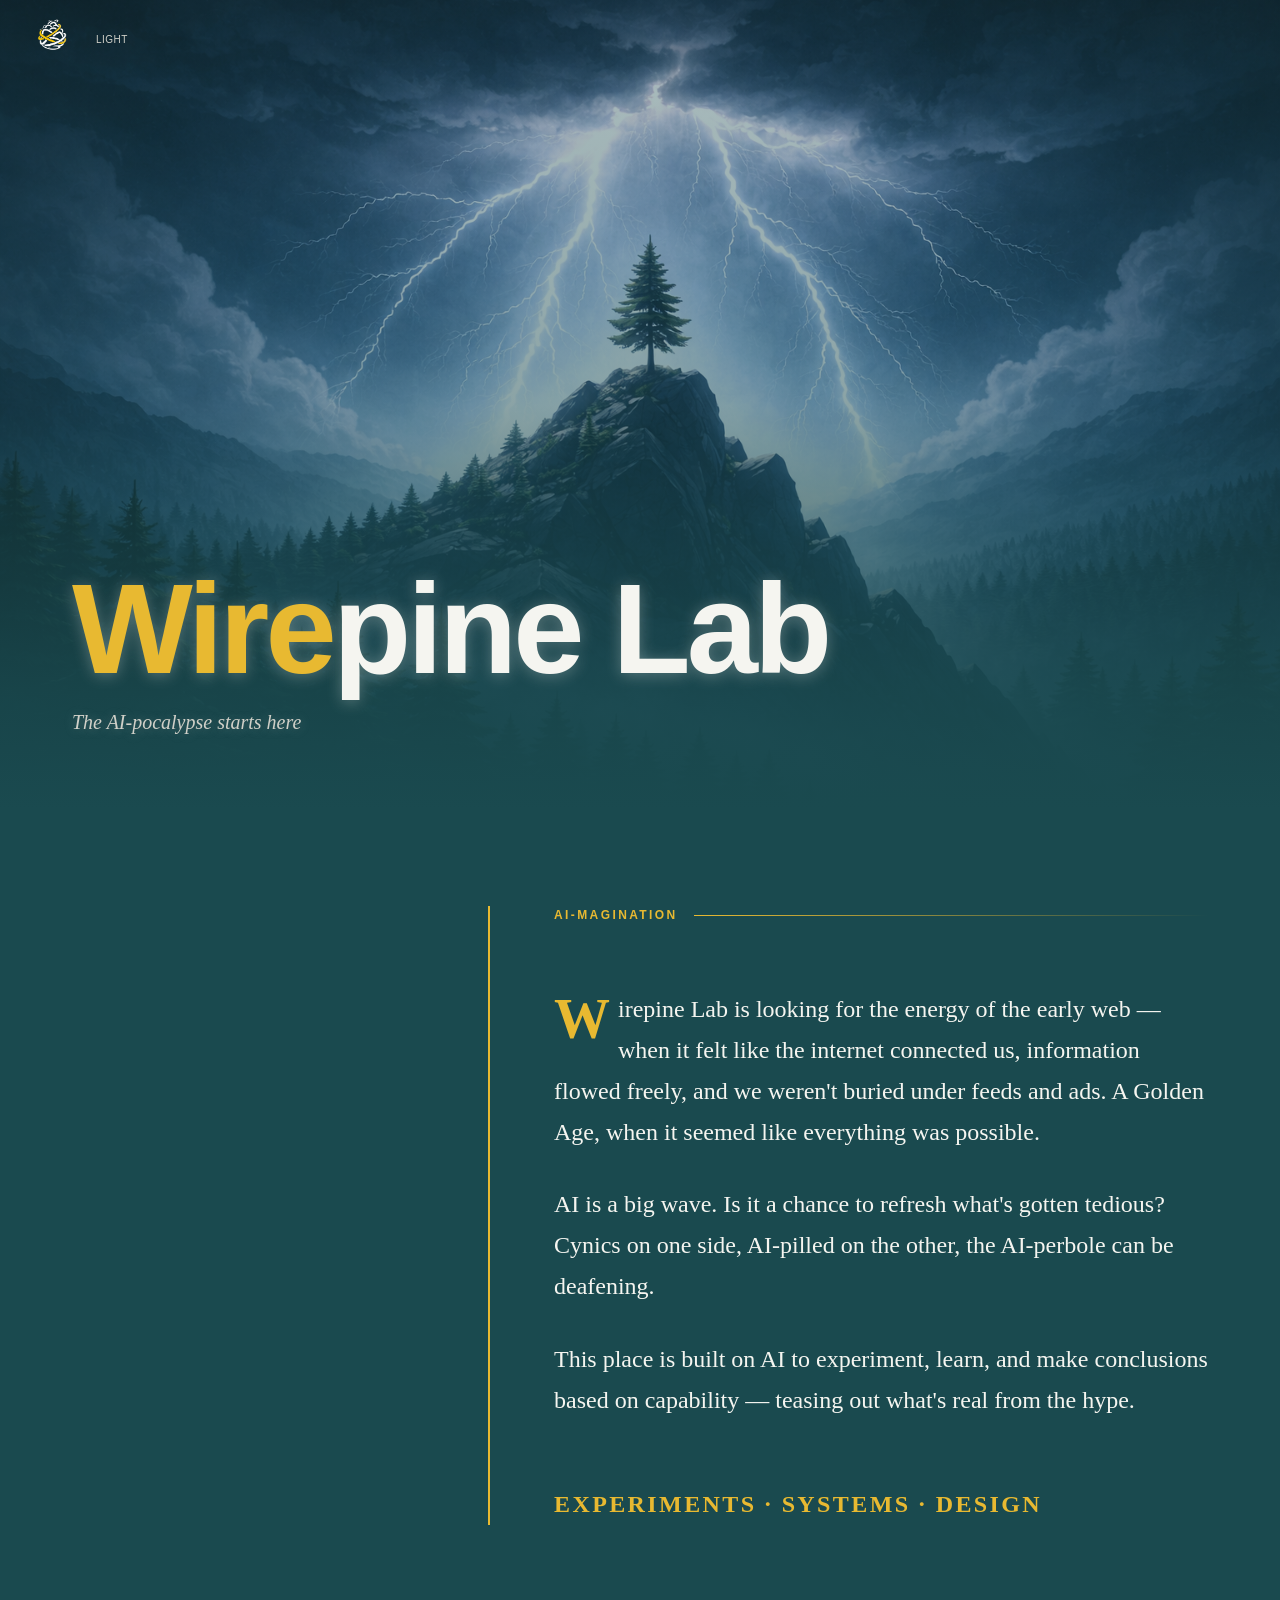
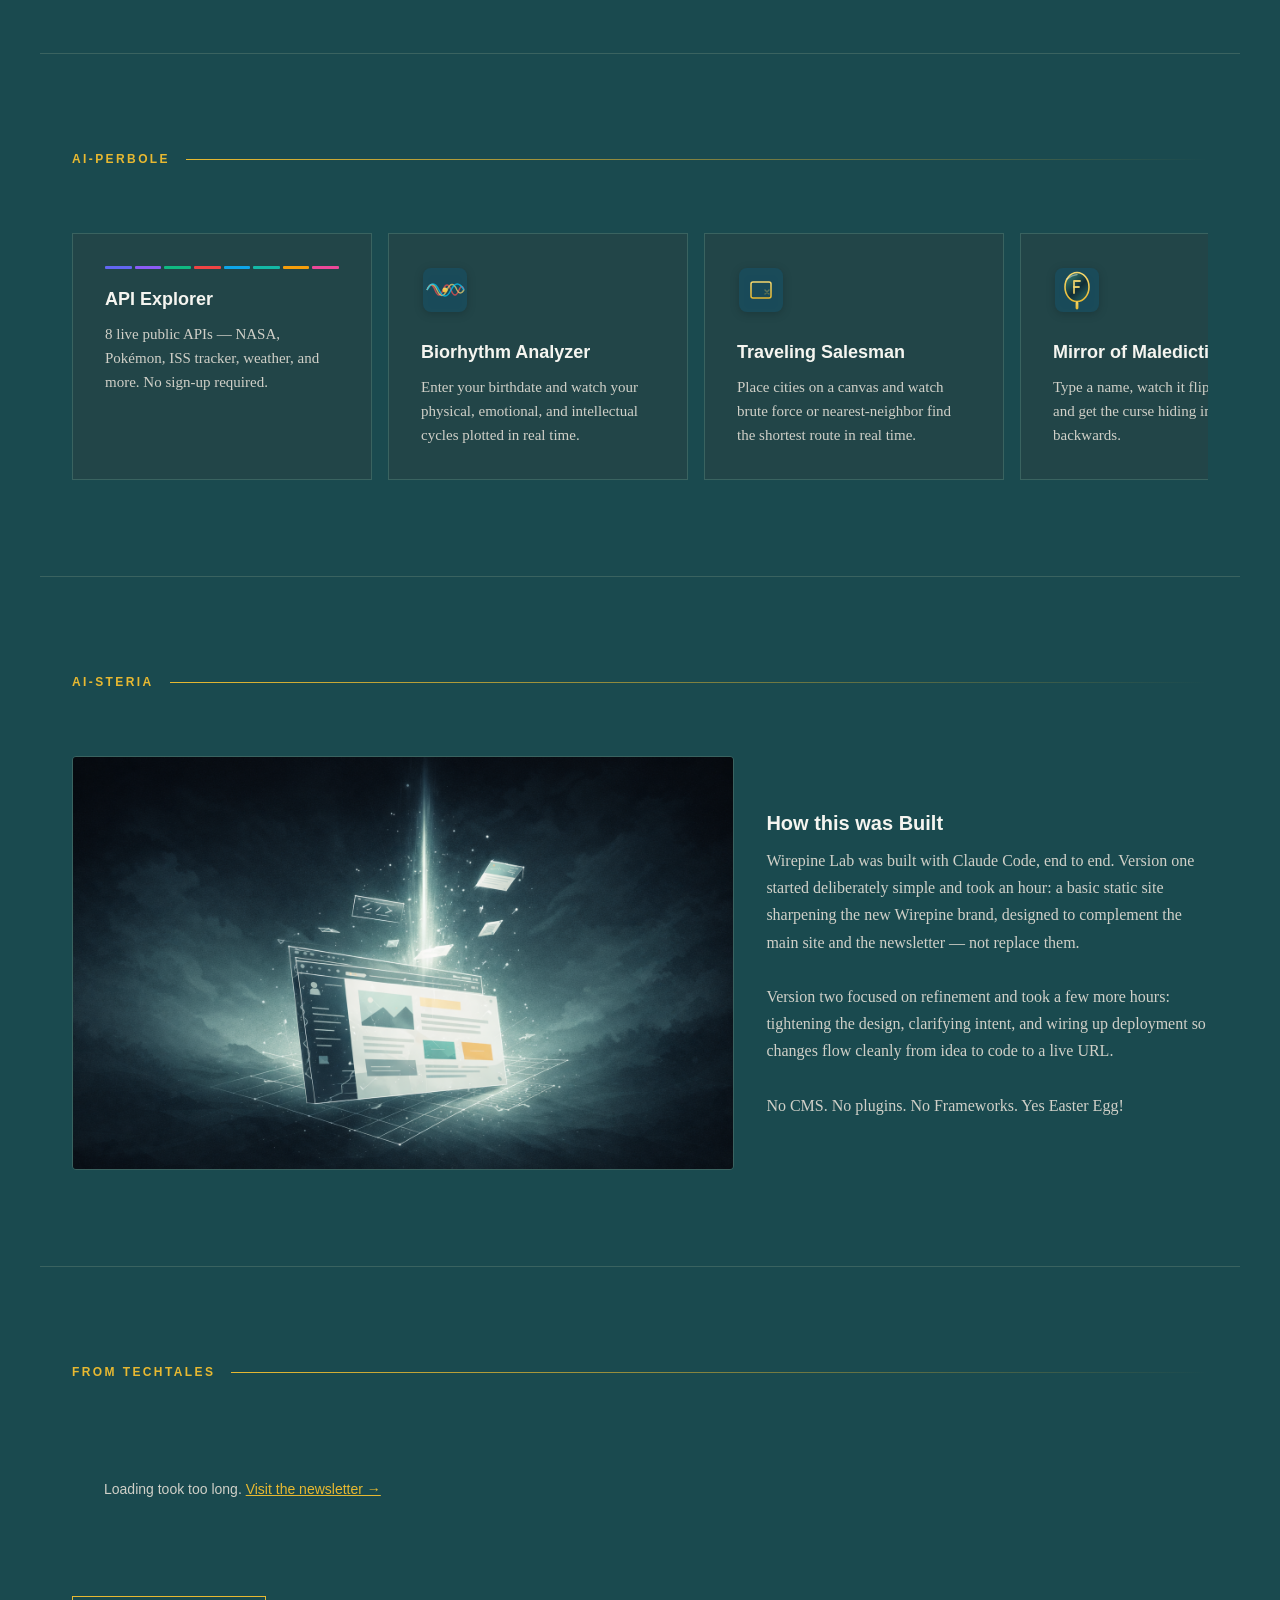
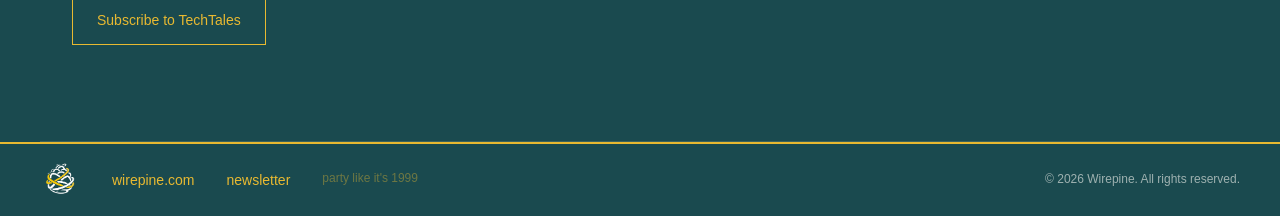
<file: index.html>
<!DOCTYPE html>
<html lang="en">
<head>
  <meta charset="UTF-8">
  <meta name="viewport" content="width=device-width, initial-scale=1.0">
  <title>Wirepine Lab</title>
  <link rel="icon" type="image/png" href="Wirepine Lab Transparent v1.png">
  <link rel="stylesheet" href="styles.css">
</head>
<body>
  <nav class="nav">
    <a href="https://wirepine.com"><img src="Wirepine Lab Transparent v1.png" alt="Wirepine" class="nav-logo"></a>
    <button class="theme-toggle" id="theme-toggle" aria-label="Toggle theme">Dark</button>
  </nav>
  <header class="hero">
    <div class="hero-bg"></div>
    <div class="hero-content">
      <h1 class="hero-title"><span class="wire">Wire</span>pine Lab</h1>
      <p class="hero-subtitle">The AI-pocalypse starts here</p>
    </div>
  </header>

  <main>
    <section class="manifesto">
      <div class="manifesto-content">
        <h2>AI-magination</h2>
        <p><span class="drop-cap">W</span>irepine Lab is looking for the energy of the early web — when it felt like the internet connected us, information flowed freely, and we weren't buried under feeds and ads. A Golden Age, when it seemed like everything was possible.</p>
        <p>AI is a big wave. Is it a chance to refresh what's gotten tedious? Cynics on one side, AI-pilled on the other, the AI-perbole can be deafening.</p>
        <p>This place is built on AI to experiment, learn, and make conclusions based on capability — teasing out what's real from the hype.</p>
        <p class="manifesto-tagline">Experiments · Systems · Design</p>
      </div>
    </section>

    <section class="experiments">
      <h2>AI-perbole</h2>
      <div class="experiments-carousel">
        <a href="api.html" class="experiment-card" style="text-decoration:none; color:inherit;">
          <div class="api-explorer-bar">
            <span style="background:#6366f1"></span>
            <span style="background:#8b5cf6"></span>
            <span style="background:#10b981"></span>
            <span style="background:#ef4444"></span>
            <span style="background:#0ea5e9"></span>
            <span style="background:#14b8a6"></span>
            <span style="background:#f59e0b"></span>
            <span style="background:#ec4899"></span>
          </div>
          <h3>API Explorer</h3>
          <p>8 live public APIs — NASA, Pokémon, ISS tracker, weather, and more. No sign-up required.</p>
        </a>
        <a href="biorhythm.html" class="experiment-card" style="text-decoration:none; color:inherit;">
          <img src="biorhythm-icon.svg" alt="" class="experiment-icon">
          <h3>Biorhythm Analyzer</h3>
          <p>Enter your birthdate and watch your physical, emotional, and intellectual cycles plotted in real time.</p>
        </a>
        <a href="tsp.html" class="experiment-card" style="text-decoration:none; color:inherit;">
          <img src="icon library/interface-zero.svg" alt="" class="experiment-icon">
          <h3>Traveling Salesman</h3>
          <p>Place cities on a canvas and watch brute force or nearest-neighbor find the shortest route in real time.</p>
        </a>
        <a href="curse.html" class="experiment-card" style="text-decoration:none; color:inherit;">
          <img src="icon library/curse-icon.svg" alt="" class="experiment-icon">
          <h3>Mirror of Malediction</h3>
          <p>Type a name, watch it flip in the glass, and get the curse hiding inside it backwards.</p>
        </a>
        <a href="zoltar.html" class="experiment-card" style="text-decoration:none; color:inherit;">
          <svg class="experiment-icon" width="64" height="64" viewBox="0 0 64 64" fill="none" stroke="currentColor" stroke-width="2" stroke-linecap="round" stroke-linejoin="round" aria-hidden="true" focusable="false">
            <path d="M13 56V15a19 19 0 0 1 38 0v41Z"/>
            <path d="M13 45h38M19 56h26M19 15h26"/>
            <path d="M23 34v-6a9 9 0 0 1 18 0v6a9 9 0 0 1-18 0ZM20 43a15 15 0 0 1 24 0M25 24l7-6 7 6"/>
            <circle cx="28" cy="30" r="1" fill="currentColor" stroke="none"/>
            <circle cx="36" cy="30" r="1" fill="currentColor" stroke="none"/>
            <path d="M29 36h6M27 50h10"/>
          </svg>
          <h3>Wirepine Speaks</h3>
          <p>Ask a question. Get a fortune from a carnival oracle powered by my cloned voice and 181 TechTales articles.</p>
        </a>
      </div>
    </section>

    <section class="artifact">
      <h2>AI-steria</h2>
      <figure class="artifact-figure">
        <img src="Featured Artifact section hero.png" alt="How this was Built - Wirepine Lab built with Claude Code" class="artifact-image">
        <figcaption>
          <strong>How this was Built</strong>
          <span>Wirepine Lab was built with Claude Code, end to end. Version one started deliberately simple and took an hour: a basic static site sharpening the new Wirepine brand, designed to complement the main site and the newsletter — not replace them. <br><br> Version two focused on refinement and took a few more hours: tightening the design, clarifying intent, and wiring up deployment so changes flow cleanly from idea to code to a live URL.  <br><br> No CMS. No plugins. No Frameworks. Yes Easter Egg! </span>
        </figcaption>
      </figure>
    </section>

    <section class="newsletter" id="newsletter-section">
      <h2>From TechTales</h2>
      <div class="newsletter-grid" id="newsletter-feed">
        <div class="skeleton-card"><div class="skeleton-image"></div><div class="skeleton-text"></div><div class="skeleton-text short"></div></div>
        <div class="skeleton-card"><div class="skeleton-image"></div><div class="skeleton-text"></div><div class="skeleton-text short"></div></div>
        <div class="skeleton-card"><div class="skeleton-image"></div><div class="skeleton-text"></div><div class="skeleton-text short"></div></div>
        <div class="skeleton-card"><div class="skeleton-image"></div><div class="skeleton-text"></div><div class="skeleton-text short"></div></div>
        <div class="skeleton-card desktop-only"><div class="skeleton-image"></div><div class="skeleton-text"></div><div class="skeleton-text short"></div></div>
        <div class="skeleton-card desktop-only"><div class="skeleton-image"></div><div class="skeleton-text"></div><div class="skeleton-text short"></div></div>
      </div>
      <a href="https://newsletter.wirepine.com" class="newsletter-cta">Subscribe to TechTales</a>
    </section>
  </main>

  <footer class="footer">
    <div class="footer-content">
      <div class="footer-left">
        <a href="https://wirepine.com"><img src="Wirepine Lab Transparent v1.png" alt="Wirepine" class="footer-logo"></a>
        <div class="footer-links">
          <a href="https://wirepine.com">wirepine.com</a>
          <a href="https://newsletter.wirepine.com">newsletter</a>
          <a href="#" id="terminal-trigger" class="terminal-link">party like it's 1999</a>
        </div>
      </div>
      <p class="footer-copyright">&copy; 2026 Wirepine. All rights reserved.</p>
    </div>
  </footer>

  <!-- Matrix Rain Transition -->
  <canvas id="matrix-canvas" class="matrix-canvas" hidden></canvas>

  <!-- Terminal Mode Overlay -->
  <div id="terminal-mode" class="terminal-overlay" hidden>
    <div class="terminal-screen">
      <div class="terminal-header">
        <span>WIREPINE TERMINAL v1.0</span>
        <button id="terminal-close" class="terminal-btn">[X] EXIT</button>
      </div>
      <div class="terminal-content" id="terminal-content">
        <pre class="ascii-art">
┌─────────────────────────────────────────────────────────────────┐
│                                                                 │
│   █   █ █ █▀▄ █▀▀ █▀█ █ █▄ █ █▀▀   █   █▀█ █▄▄                  │
│   ▀▄▀▄▀ █ █▀▄ ██▄ █▀▀ █ █ ▀█ ██▄   █▄▄ █▀█ █▄█                  │
│                                                                 │
│           The AI-pocalypse starts here                          │
│                                                                 │
├─────────────────────────────────────────────────────────────────┤
│                                                                 │
│   AI-MAGINATION                                                 │
│   ───────                                                       │
│   Wirepine Lab is looking for the energy of the early web—when  │
│   it felt like the internet connected us, information flowed    │
│   freely, and we weren't buried under feeds and ads. A Golden   │
│   Age, when it seemed like everything was possible.             │
│                                                                 │
├─────────────────────────────────────────────────────────────────┤
│                                                                 │
│   AI-PERBOLE                                                    │
│   ───────────                                                   │
│   [■] Semantic Drift      [■] Pattern Emergence                 │
│   [■] Interface Zero      [■] Synthetic Memory                  │
│   [■] Constraint Gardens  [■] Echo Protocol                     │
│                                                                 │
├─────────────────────────────────────────────────────────────────┤
│                                                                 │
│   <span class="desktop-only">> Press [A] to play ASTEROIDS                                 </span><span class="mobile-only">> View on desktop to play ASTEROIDS                           </span>│
│   > Press [ESC] to return to 2026                               │
│                                                                 │
├─────────────────────────────────────────────────────────────────┤
│   PUNKS: <span id="view-count">...</span>                                                     │
└─────────────────────────────────────────────────────────────────┘
        </pre>
      </div>
      <canvas id="asteroids-canvas" class="asteroids-game" hidden></canvas>
      <div id="asteroids-ui" class="asteroids-ui" hidden>
        <span>SCORE: <span id="asteroids-score">0</span></span>
        <span>LIVES: <span id="asteroids-lives">3</span></span>
        <button id="asteroids-back" class="terminal-btn">[ESC] BACK</button>
      </div>
    </div>
    <div class="crt-overlay"></div>
  </div>

  <script>
    // Experiments carousel: drag + autoplay
    const expCarousel = document.querySelector('.experiments-carousel');
    let expDragging = false;
    let expStartX, expScrollLeft;

    expCarousel.addEventListener('mousedown', e => {
      expDragging = true;
      expCarousel.classList.add('dragging');
      expStartX = e.pageX - expCarousel.offsetLeft;
      expScrollLeft = expCarousel.scrollLeft;
    });
    expCarousel.addEventListener('mouseleave', () => {
      expDragging = false;
      expCarousel.classList.remove('dragging');
    });
    expCarousel.addEventListener('mouseup', () => {
      expDragging = false;
      expCarousel.classList.remove('dragging');
    });
    expCarousel.addEventListener('mousemove', e => {
      if (!expDragging) return;
      e.preventDefault();
      const x = e.pageX - expCarousel.offsetLeft;
      const walk = (x - expStartX) * 1.5;
      expCarousel.scrollLeft = expScrollLeft - walk;
    });

    let expAutoplay;
    function startExpAutoplay() {
      expAutoplay = setInterval(() => {
        const card = expCarousel.querySelector('.experiment-card');
        const cardWidth = card.offsetWidth + parseFloat(getComputedStyle(expCarousel).gap);
        const maxScroll = expCarousel.scrollWidth - expCarousel.clientWidth;
        if (expCarousel.scrollLeft >= maxScroll - 1) {
          expCarousel.scrollTo({ left: 0, behavior: 'smooth' });
        } else {
          expCarousel.scrollBy({ left: cardWidth, behavior: 'smooth' });
        }
      }, 2000);
    }
    function stopExpAutoplay() { clearInterval(expAutoplay); }

    expCarousel.addEventListener('mouseenter', stopExpAutoplay);
    expCarousel.addEventListener('mouseleave', startExpAutoplay);
    expCarousel.addEventListener('touchstart', stopExpAutoplay, { passive: true });
    expCarousel.addEventListener('touchend', startExpAutoplay, { passive: true });

    startExpAutoplay();

    // Sticky nav: toggle .scrolled when hero leaves viewport
    const nav = document.querySelector('.nav');
    const hero = document.querySelector('.hero');
    const heroObserver = new IntersectionObserver(([entry]) => {
      nav.classList.toggle('scrolled', !entry.isIntersecting);
    }, { threshold: 0 });
    heroObserver.observe(hero);

    // Theme toggle (dark is default)
    const toggle = document.getElementById('theme-toggle');
    const root = document.documentElement;

    const savedTheme = localStorage.getItem('theme');
    if (savedTheme === 'light') {
      root.removeAttribute('data-theme');
      toggle.textContent = 'Dark';
    } else {
      root.setAttribute('data-theme', 'dark');
      toggle.textContent = 'Light';
    }

    toggle.addEventListener('click', () => {
      const isDark = root.getAttribute('data-theme') === 'dark';

      if (isDark) {
        root.removeAttribute('data-theme');
        localStorage.setItem('theme', 'light');
        toggle.textContent = 'Dark';
      } else {
        root.setAttribute('data-theme', 'dark');
        localStorage.setItem('theme', 'dark');
        toggle.textContent = 'Light';
      }
    });


    // Page view counter (displayed in terminal easter egg)
    fetch('https://abacus.jasoncameron.dev/hit/wirepine-lab/pageviews')
      .then(r => r.json())
      .then(data => {
        document.getElementById('view-count').textContent = data.value.toLocaleString();
      })
      .catch(() => {});

    // Newsletter RSS feed with caching & lazy loading
    const CACHE_KEY = 'wirepine_newsletter';
    const CACHE_TTL = 60 * 60 * 1000; // 1 hour
    const FETCH_TIMEOUT = 8000; // 8 seconds
    let newsletterLoaded = false;

    function renderPosts(posts, feed) {
      feed.innerHTML = posts.map(post => `
        <a href="${post.link}" class="newsletter-card" target="_blank" rel="noopener">
          ${post.image ? `<img src="${post.image}" alt="" class="newsletter-image" loading="lazy">` : ''}
          <div class="newsletter-card-content">
            <time class="newsletter-date">${post.date}</time>
            <h3 class="newsletter-title">${post.title}</h3>
            <p class="newsletter-excerpt">${post.description}</p>
          </div>
        </a>
      `).join('');
    }

    function renderFallback(feed) {
      feed.innerHTML = '<p class="newsletter-error">Loading took too long. <a href="https://newsletter.wirepine.com">Visit the newsletter →</a></p>';
    }

    function getCachedPosts() {
      try {
        const cached = localStorage.getItem(CACHE_KEY);
        if (!cached) return null;
        const { posts, timestamp } = JSON.parse(cached);
        if (Date.now() - timestamp > CACHE_TTL) return null;
        return posts;
      } catch { return null; }
    }

    function cachePosts(posts) {
      try {
        localStorage.setItem(CACHE_KEY, JSON.stringify({ posts, timestamp: Date.now() }));
      } catch {}
    }

    async function fetchPosts() {
      const RSS2JSON = 'https://api.rss2json.com/v1/api.json?rss_url=';
      const RSS_URL = 'https://newsletter.wirepine.com/feed';
      const PINNED_URL = 'https://newsletter.wirepine.com/p/the-ai-pocalypse-is-over';

      const controller = new AbortController();
      const timeoutId = setTimeout(() => controller.abort(), FETCH_TIMEOUT);

      try {
        const response = await fetch(RSS2JSON + encodeURIComponent(RSS_URL), { signal: controller.signal });
        clearTimeout(timeoutId);
        const data = await response.json();
        if (data.status !== 'ok') return null;

        const posts = data.items.map(item => {
          const date = new Date(item.pubDate).toLocaleDateString('en-US', { month: 'short', day: 'numeric', year: 'numeric' });
          const image = item.enclosure?.link || item.thumbnail || '';
          return { title: item.title, link: item.link, description: item.description, date, image };
        });

        // Pin article to first position
        const pinnedIndex = posts.findIndex(p => p.link === PINNED_URL);
        if (pinnedIndex > 0) {
          const [pinned] = posts.splice(pinnedIndex, 1);
          posts.unshift(pinned);
        }

        return posts.slice(0, 6);
      } catch {
        clearTimeout(timeoutId);
        return null;
      }
    }

    async function loadNewsletter() {
      if (newsletterLoaded) return;
      newsletterLoaded = true;

      const feed = document.getElementById('newsletter-feed');
      const cached = getCachedPosts();

      // Show cached immediately if available
      if (cached) {
        renderPosts(cached, feed);
        // Refresh in background
        fetchPosts().then(posts => {
          if (posts) {
            cachePosts(posts);
            renderPosts(posts, feed);
          }
        });
      } else {
        // No cache - fetch with timeout
        const posts = await fetchPosts();
        if (posts) {
          cachePosts(posts);
          renderPosts(posts, feed);
        } else {
          renderFallback(feed);
        }
      }
    }

    // Lazy load: only fetch when section is visible
    const newsletterSection = document.getElementById('newsletter-section');
    const observer = new IntersectionObserver((entries) => {
      entries.forEach(entry => {
        if (entry.isIntersecting) {
          loadNewsletter();
          observer.disconnect();
        }
      });
    }, { rootMargin: '100px' });
    observer.observe(newsletterSection);

    // ==========================================
    // TERMINAL MODE - 1980 EASTER EGG
    // ==========================================
    const terminalOverlay = document.getElementById('terminal-mode');
    const terminalTrigger = document.getElementById('terminal-trigger');
    const terminalClose = document.getElementById('terminal-close');
    const terminalContent = document.getElementById('terminal-content');
    const asteroidsCanvas = document.getElementById('asteroids-canvas');
    const asteroidsUI = document.getElementById('asteroids-ui');
    const asteroidsBack = document.getElementById('asteroids-back');
    const scoreDisplay = document.getElementById('asteroids-score');
    const livesDisplay = document.getElementById('asteroids-lives');
    const matrixCanvas = document.getElementById('matrix-canvas');

    let asteroidsGame = null;

    // ==========================================
    // MATRIX RAIN TRANSITION
    // ==========================================
    function playMatrixTransition(callback) {
      const canvas = matrixCanvas;
      const ctx = canvas.getContext('2d');

      // Set canvas size
      canvas.width = window.innerWidth;
      canvas.height = window.innerHeight;
      canvas.hidden = false;
      document.body.style.overflow = 'hidden';

      const fontSize = 16;
      const columns = Math.floor(canvas.width / fontSize);

      // Array of drops - one per column, with individual speeds
      const drops = [];
      const speeds = [];
      const active = []; // Whether this column is active
      for (let i = 0; i < columns; i++) {
        drops[i] = Math.random() * -50;
        speeds[i] = 0.5 + Math.random() * 0.5; // Base speed
        active[i] = Math.random() > 0.7; // Start with ~30% columns active
      }

      const chars = '01';
      let frameCount = 0;
      const duration = 200; // ~3 seconds at 60fps
      let animationId;

      function draw() {
        // Progress from 0 to 1
        const progress = frameCount / duration;

        // Speed multiplier increases over time (1x to 3x)
        const speedMultiplier = 1 + progress * 2;

        // Density increases over time - activate more columns
        const activationChance = 0.02 + progress * 0.08;

        // Fade trail - shorter trail as speed increases
        const fadeAmount = 0.03 + progress * 0.04;
        ctx.fillStyle = `rgba(0, 0, 0, ${fadeAmount})`;
        ctx.fillRect(0, 0, canvas.width, canvas.height);

        ctx.font = fontSize + 'px monospace';
        ctx.shadowColor = '#0f0';
        ctx.shadowBlur = 8 + progress * 8;

        for (let i = 0; i < drops.length; i++) {
          // Activate inactive columns over time
          if (!active[i] && Math.random() < activationChance) {
            active[i] = true;
            drops[i] = 0;
          }

          if (!active[i]) continue;

          // Random character
          const char = chars[Math.floor(Math.random() * chars.length)];

          // Draw character
          const x = i * fontSize;
          const y = drops[i] * fontSize;

          // Brighter leading character
          if (Math.random() > 0.5) {
            ctx.fillStyle = '#fff';
          } else {
            ctx.fillStyle = '#0f0';
          }

          ctx.fillText(char, x, y);

          // Move drop down with increasing speed
          drops[i] += speeds[i] * speedMultiplier;

          // Reset drop to top - more likely to reset as time goes on (more density)
          const resetChance = 0.975 - progress * 0.02;
          if (drops[i] * fontSize > canvas.height && Math.random() > resetChance) {
            drops[i] = 0;
            speeds[i] = 0.5 + Math.random() * 0.5 + progress; // Faster respawns over time
          }
        }

        ctx.shadowBlur = 0;
        frameCount++;

        if (frameCount < duration) {
          animationId = requestAnimationFrame(draw);
        } else {
          // Fade out and transition
          fadeOut();
        }
      }

      function fadeOut() {
        let opacity = 1;
        function fade() {
          opacity -= 0.05;
          ctx.fillStyle = `rgba(0, 0, 0, ${0.1})`;
          ctx.fillRect(0, 0, canvas.width, canvas.height);

          if (opacity > 0) {
            requestAnimationFrame(fade);
          } else {
            canvas.hidden = true;
            callback();
          }
        }
        fade();
      }

      draw();
    }

    terminalTrigger.addEventListener('click', (e) => {
      e.preventDefault();
      playMatrixTransition(() => {
        terminalOverlay.hidden = false;
      });
    });

    terminalClose.addEventListener('click', () => {
      closeTerminal();
    });

    function closeTerminal() {
      terminalOverlay.hidden = true;
      document.body.style.overflow = '';
      if (asteroidsGame) {
        asteroidsGame.stop();
        asteroidsGame = null;
      }
      showTerminalContent();
    }

    function showTerminalContent() {
      terminalContent.hidden = false;
      asteroidsCanvas.hidden = true;
      asteroidsUI.hidden = true;
    }

    function showAsteroids() {
      terminalContent.hidden = true;
      asteroidsCanvas.hidden = false;
      asteroidsUI.hidden = false;
      startAsteroids();
    }

    asteroidsBack.addEventListener('click', () => {
      if (asteroidsGame) {
        asteroidsGame.stop();
        asteroidsGame = null;
      }
      showTerminalContent();
    });

    document.addEventListener('keydown', (e) => {
      if (terminalOverlay.hidden) return;

      if (e.key === 'Escape') {
        if (!asteroidsCanvas.hidden) {
          if (asteroidsGame) {
            asteroidsGame.stop();
            asteroidsGame = null;
          }
          showTerminalContent();
        } else {
          closeTerminal();
        }
      }

      if ((e.key === 'a' || e.key === 'A') && !terminalContent.hidden && window.innerWidth > 768) {
        showAsteroids();
      }
    });

    // ==========================================
    // ASTEROIDS GAME
    // ==========================================

    // Sound effects using Web Audio API
    let audioCtx = null;

    function initAudio() {
      if (!audioCtx) {
        audioCtx = new (window.AudioContext || window.webkitAudioContext)();
      }
      return audioCtx;
    }

    function playPew() {
      const ctx = initAudio();
      const osc = ctx.createOscillator();
      const gain = ctx.createGain();

      osc.connect(gain);
      gain.connect(ctx.destination);

      osc.type = 'square';
      osc.frequency.setValueAtTime(600, ctx.currentTime);
      osc.frequency.exponentialRampToValueAtTime(200, ctx.currentTime + 0.1);

      gain.gain.setValueAtTime(0.15, ctx.currentTime);
      gain.gain.exponentialRampToValueAtTime(0.01, ctx.currentTime + 0.1);

      osc.start(ctx.currentTime);
      osc.stop(ctx.currentTime + 0.1);
    }

    function playThrust() {
      const ctx = initAudio();
      const bufferSize = ctx.sampleRate * 0.05;
      const buffer = ctx.createBuffer(1, bufferSize, ctx.sampleRate);
      const data = buffer.getChannelData(0);

      for (let i = 0; i < bufferSize; i++) {
        data[i] = (Math.random() * 2 - 1) * 0.3;
      }

      const noise = ctx.createBufferSource();
      const gain = ctx.createGain();
      const filter = ctx.createBiquadFilter();

      noise.buffer = buffer;
      filter.type = 'lowpass';
      filter.frequency.value = 200;

      noise.connect(filter);
      filter.connect(gain);
      gain.connect(ctx.destination);

      gain.gain.setValueAtTime(0.1, ctx.currentTime);
      gain.gain.exponentialRampToValueAtTime(0.01, ctx.currentTime + 0.05);

      noise.start(ctx.currentTime);
    }

    function playBoom() {
      const ctx = initAudio();
      const osc = ctx.createOscillator();
      const gain = ctx.createGain();

      osc.connect(gain);
      gain.connect(ctx.destination);

      osc.type = 'sawtooth';
      osc.frequency.setValueAtTime(100, ctx.currentTime);
      osc.frequency.exponentialRampToValueAtTime(30, ctx.currentTime + 0.3);

      gain.gain.setValueAtTime(0.2, ctx.currentTime);
      gain.gain.exponentialRampToValueAtTime(0.01, ctx.currentTime + 0.3);

      osc.start(ctx.currentTime);
      osc.stop(ctx.currentTime + 0.3);
    }

    function playShipExplosion() {
      const ctx = initAudio();

      // Layer 1: Deep rumble
      const osc1 = ctx.createOscillator();
      const gain1 = ctx.createGain();
      osc1.connect(gain1);
      gain1.connect(ctx.destination);
      osc1.type = 'sawtooth';
      osc1.frequency.setValueAtTime(80, ctx.currentTime);
      osc1.frequency.exponentialRampToValueAtTime(20, ctx.currentTime + 0.6);
      gain1.gain.setValueAtTime(0.3, ctx.currentTime);
      gain1.gain.exponentialRampToValueAtTime(0.01, ctx.currentTime + 0.6);
      osc1.start(ctx.currentTime);
      osc1.stop(ctx.currentTime + 0.6);

      // Layer 2: Mid crunch
      const osc2 = ctx.createOscillator();
      const gain2 = ctx.createGain();
      osc2.connect(gain2);
      gain2.connect(ctx.destination);
      osc2.type = 'square';
      osc2.frequency.setValueAtTime(200, ctx.currentTime);
      osc2.frequency.exponentialRampToValueAtTime(40, ctx.currentTime + 0.4);
      gain2.gain.setValueAtTime(0.2, ctx.currentTime);
      gain2.gain.exponentialRampToValueAtTime(0.01, ctx.currentTime + 0.4);
      osc2.start(ctx.currentTime);
      osc2.stop(ctx.currentTime + 0.4);

      // Layer 3: Noise burst
      const bufferSize = ctx.sampleRate * 0.5;
      const buffer = ctx.createBuffer(1, bufferSize, ctx.sampleRate);
      const data = buffer.getChannelData(0);
      for (let i = 0; i < bufferSize; i++) {
        data[i] = (Math.random() * 2 - 1);
      }
      const noise = ctx.createBufferSource();
      const noiseGain = ctx.createGain();
      const filter = ctx.createBiquadFilter();
      noise.buffer = buffer;
      filter.type = 'lowpass';
      filter.frequency.setValueAtTime(1000, ctx.currentTime);
      filter.frequency.exponentialRampToValueAtTime(100, ctx.currentTime + 0.5);
      noise.connect(filter);
      filter.connect(noiseGain);
      noiseGain.connect(ctx.destination);
      noiseGain.gain.setValueAtTime(0.25, ctx.currentTime);
      noiseGain.gain.exponentialRampToValueAtTime(0.01, ctx.currentTime + 0.5);
      noise.start(ctx.currentTime);
    }

    function startAsteroids() {
      const canvas = asteroidsCanvas;
      const ctx = canvas.getContext('2d');

      // Set canvas size
      const container = canvas.parentElement;
      canvas.width = container.clientWidth - 4;
      canvas.height = container.clientHeight - 100;

      let animationId;
      let gameRunning = true;
      let score = 0;
      let lives = 3;

      // Ship
      const ship = {
        x: canvas.width / 2,
        y: canvas.height / 2,
        radius: 15,
        angle: -Math.PI / 2,
        rotation: 0,
        thrusting: false,
        thrust: { x: 0, y: 0 },
        bullets: []
      };

      // Asteroids
      let asteroids = [];
      const ASTEROID_COUNT = 5;

      function createAsteroid(x, y, radius) {
        const angle = Math.random() * Math.PI * 2;
        const speed = 1 + Math.random() * 2;
        return {
          x: x || Math.random() * canvas.width,
          y: y || Math.random() * canvas.height,
          radius: radius || 40 + Math.random() * 20,
          angle: angle,
          vx: Math.cos(angle) * speed,
          vy: Math.sin(angle) * speed,
          vertices: Math.floor(8 + Math.random() * 6),
          offsets: Array.from({ length: 14 }, () => 0.7 + Math.random() * 0.4)
        };
      }

      function initAsteroids() {
        asteroids = [];
        for (let i = 0; i < ASTEROID_COUNT; i++) {
          let a = createAsteroid();
          // Make sure asteroid doesn't spawn on ship
          while (Math.hypot(a.x - ship.x, a.y - ship.y) < 100) {
            a = createAsteroid();
          }
          asteroids.push(a);
        }
      }

      // Input
      const keys = {};
      function handleKeyDown(e) {
        keys[e.key] = true;
        if (['ArrowUp', 'ArrowDown', 'ArrowLeft', 'ArrowRight', ' '].includes(e.key)) {
          e.preventDefault();
        }
      }
      function handleKeyUp(e) {
        keys[e.key] = false;
      }
      document.addEventListener('keydown', handleKeyDown);
      document.addEventListener('keyup', handleKeyUp);

      function shoot() {
        ship.bullets.push({
          x: ship.x + Math.cos(ship.angle) * ship.radius,
          y: ship.y + Math.sin(ship.angle) * ship.radius,
          vx: Math.cos(ship.angle) * 8,
          vy: Math.sin(ship.angle) * 8,
          life: 60
        });
        playPew();
      }

      let canShoot = true;
      let canThrust = true;
      let invulnerable = false;

      function update() {
        // Rotation
        if (keys['ArrowLeft']) ship.angle -= 0.08;
        if (keys['ArrowRight']) ship.angle += 0.08;

        // Thrust
        if (keys['ArrowUp']) {
          ship.thrust.x += Math.cos(ship.angle) * 0.15;
          ship.thrust.y += Math.sin(ship.angle) * 0.15;
          ship.thrusting = true;
          if (canThrust) {
            playThrust();
            canThrust = false;
            setTimeout(() => canThrust = true, 80);
          }
        } else {
          ship.thrusting = false;
        }

        // Shoot
        if (keys[' '] && canShoot) {
          shoot();
          canShoot = false;
          setTimeout(() => canShoot = true, 200);
        }

        // Apply thrust with friction
        ship.x += ship.thrust.x;
        ship.y += ship.thrust.y;
        ship.thrust.x *= 0.99;
        ship.thrust.y *= 0.99;

        // Wrap ship
        if (ship.x < 0) ship.x = canvas.width;
        if (ship.x > canvas.width) ship.x = 0;
        if (ship.y < 0) ship.y = canvas.height;
        if (ship.y > canvas.height) ship.y = 0;

        // Update bullets
        ship.bullets = ship.bullets.filter(b => {
          b.x += b.vx;
          b.y += b.vy;
          b.life--;
          // Wrap bullets
          if (b.x < 0) b.x = canvas.width;
          if (b.x > canvas.width) b.x = 0;
          if (b.y < 0) b.y = canvas.height;
          if (b.y > canvas.height) b.y = 0;
          return b.life > 0;
        });

        // Update asteroids
        asteroids.forEach(a => {
          a.x += a.vx;
          a.y += a.vy;
          // Wrap
          if (a.x < -a.radius) a.x = canvas.width + a.radius;
          if (a.x > canvas.width + a.radius) a.x = -a.radius;
          if (a.y < -a.radius) a.y = canvas.height + a.radius;
          if (a.y > canvas.height + a.radius) a.y = -a.radius;
        });

        // Collision: bullets vs asteroids
        ship.bullets.forEach((b, bi) => {
          asteroids.forEach((a, ai) => {
            if (Math.hypot(b.x - a.x, b.y - a.y) < a.radius) {
              // Hit!
              ship.bullets.splice(bi, 1);
              score += Math.floor(100 / a.radius * 10);
              scoreDisplay.textContent = score;
              playBoom();

              // Split asteroid
              if (a.radius > 20) {
                asteroids.push(createAsteroid(a.x, a.y, a.radius / 2));
                asteroids.push(createAsteroid(a.x, a.y, a.radius / 2));
              }
              asteroids.splice(ai, 1);
            }
          });
        });

        // Collision: ship vs asteroids
        if (!invulnerable) {
          for (let i = 0; i < asteroids.length; i++) {
            const a = asteroids[i];
            if (Math.hypot(ship.x - a.x, ship.y - a.y) < ship.radius + a.radius - 10) {
              lives--;
              livesDisplay.textContent = lives;
              playShipExplosion();
              // Reset ship with invulnerability
              ship.x = canvas.width / 2;
              ship.y = canvas.height / 2;
              ship.thrust = { x: 0, y: 0 };
              invulnerable = true;
              setTimeout(() => invulnerable = false, 2000);
              if (lives <= 0) {
                gameOver();
              }
              break; // Only one collision per frame
            }
          }
        }

        // Level complete
        if (asteroids.length === 0) {
          initAsteroids();
        }
      }

      function draw() {
        ctx.fillStyle = '#000';
        ctx.fillRect(0, 0, canvas.width, canvas.height);

        ctx.strokeStyle = '#0f0';
        ctx.lineWidth = 1.5;
        ctx.shadowColor = '#0f0';
        ctx.shadowBlur = 10;

        // Draw ship (blink when invulnerable)
        if (!invulnerable || Math.floor(Date.now() / 100) % 2) {
          ctx.save();
          ctx.translate(ship.x, ship.y);
          ctx.rotate(ship.angle);
          ctx.beginPath();
          ctx.moveTo(ship.radius, 0);
          ctx.lineTo(-ship.radius * 0.7, -ship.radius * 0.6);
          ctx.lineTo(-ship.radius * 0.4, 0);
          ctx.lineTo(-ship.radius * 0.7, ship.radius * 0.6);
          ctx.closePath();
          ctx.stroke();

          // Thrust flame
          if (ship.thrusting) {
            ctx.beginPath();
            ctx.moveTo(-ship.radius * 0.4, 0);
            ctx.lineTo(-ship.radius * 1.2, -ship.radius * 0.2);
            ctx.lineTo(-ship.radius * 1.5, 0);
            ctx.lineTo(-ship.radius * 1.2, ship.radius * 0.2);
            ctx.closePath();
            ctx.stroke();
          }
          ctx.restore();
        }

        // Draw bullets
        ship.bullets.forEach(b => {
          ctx.beginPath();
          ctx.arc(b.x, b.y, 2, 0, Math.PI * 2);
          ctx.fill();
          ctx.fillStyle = '#0f0';
        });

        // Draw asteroids
        asteroids.forEach(a => {
          ctx.beginPath();
          for (let i = 0; i < a.vertices; i++) {
            const angle = (i / a.vertices) * Math.PI * 2;
            const r = a.radius * a.offsets[i];
            const x = a.x + Math.cos(angle) * r;
            const y = a.y + Math.sin(angle) * r;
            if (i === 0) ctx.moveTo(x, y);
            else ctx.lineTo(x, y);
          }
          ctx.closePath();
          ctx.stroke();
        });

        ctx.shadowBlur = 0;
      }

      function gameOver() {
        gameRunning = false;
        ctx.fillStyle = '#0f0';
        ctx.font = '30px "Courier New"';
        ctx.textAlign = 'center';
        ctx.shadowColor = '#0f0';
        ctx.shadowBlur = 20;
        ctx.fillText('GAME OVER', canvas.width / 2, canvas.height / 2);
        ctx.font = '16px "Courier New"';
        ctx.fillText('Score: ' + score, canvas.width / 2, canvas.height / 2 + 40);
        ctx.fillText('Press ESC to return', canvas.width / 2, canvas.height / 2 + 70);
      }

      function gameLoop() {
        if (!gameRunning) return;
        update();
        draw();
        animationId = requestAnimationFrame(gameLoop);
      }

      // Initialize
      score = 0;
      lives = 3;
      scoreDisplay.textContent = score;
      livesDisplay.textContent = lives;
      initAsteroids();
      gameLoop();

      // Return stop function
      asteroidsGame = {
        stop: () => {
          gameRunning = false;
          cancelAnimationFrame(animationId);
          document.removeEventListener('keydown', handleKeyDown);
          document.removeEventListener('keyup', handleKeyUp);
        }
      };
    }
  </script>
</body>
</html>
</file>
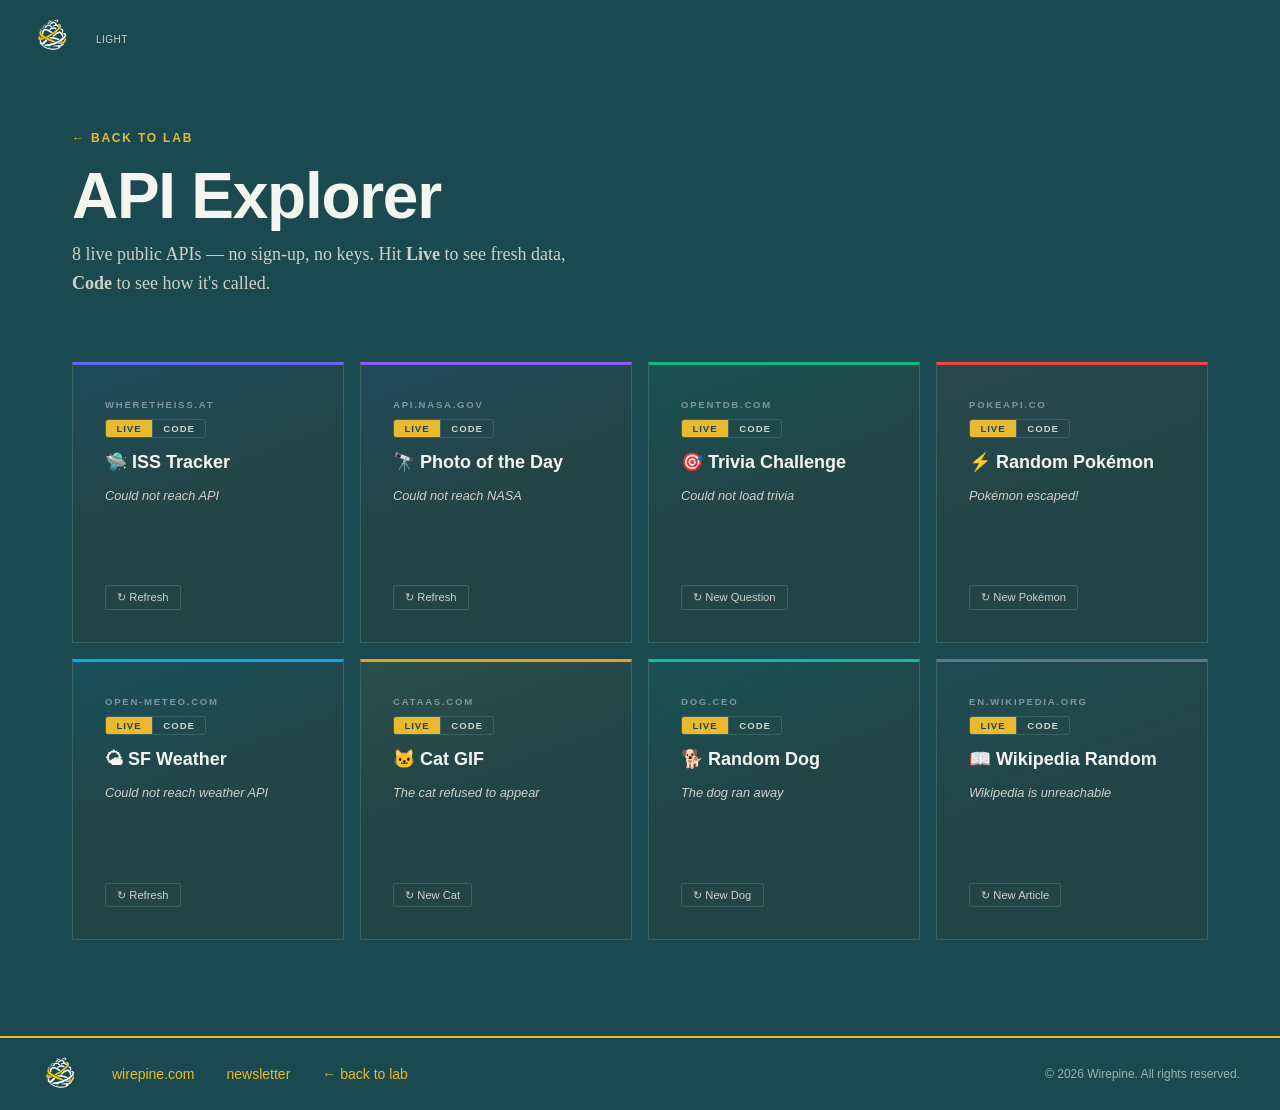
<file: api.html>
<!DOCTYPE html>
<html lang="en">
<head>
  <meta charset="UTF-8">
  <meta name="viewport" content="width=device-width, initial-scale=1.0">
  <title>API Explorer — Wirepine Lab</title>
  <link rel="icon" type="image/png" href="Wirepine Lab Transparent v1.png">
  <link rel="stylesheet" href="styles.css">
  <style>
    .api-page-header {
      padding-top: calc(60px + var(--space-lg));
      padding-bottom: var(--space-md);
      max-width: var(--max-width);
      margin: 0 auto;
      padding-left: var(--space-md);
      padding-right: var(--space-md);
    }

    .api-back {
      font-family: var(--font-sans);
      font-size: 0.75rem;
      font-weight: 600;
      text-transform: uppercase;
      letter-spacing: 0.15em;
      color: var(--color-accent);
      text-decoration: none;
      display: inline-block;
      margin-bottom: var(--space-sm);
      transition: opacity 0.2s;
    }

    .api-back:hover { opacity: 0.7; }

    .api-page-title {
      font-family: var(--font-sans);
      font-size: clamp(2rem, 6vw, 4rem);
      font-weight: 700;
      letter-spacing: -0.02em;
      line-height: 1;
      margin-bottom: var(--space-xs);
    }

    .api-page-desc {
      font-family: var(--font-serif);
      font-size: 1.125rem;
      color: var(--color-text-muted);
      max-width: 520px;
      margin-top: 0.75rem;
    }

    .api-grid-section {
      max-width: var(--max-width);
      margin: 0 auto;
      padding: var(--space-md) var(--space-md) var(--space-xl);
    }

    .api-grid {
      display: grid;
      grid-template-columns: repeat(4, 1fr);
      gap: var(--space-sm);
    }

    .api-grid .experiment-card {
      flex: none;
      display: flex;
      flex-direction: column;
      gap: 0.6rem;
    }

    @media (max-width: 1024px) {
      .api-grid { grid-template-columns: repeat(2, 1fr); }
    }

    @media (max-width: 480px) {
      .api-grid { grid-template-columns: 1fr; }
    }
  </style>
</head>
<body>
  <nav class="nav">
    <a href="index.html"><img src="Wirepine Lab Transparent v1.png" alt="Wirepine" class="nav-logo"></a>
    <button class="theme-toggle" id="theme-toggle" aria-label="Toggle theme">Dark</button>
  </nav>

  <main>
    <div class="api-page-header">
      <a href="index.html" class="api-back">← Back to Lab</a>
      <h1 class="api-page-title">API Explorer</h1>
      <p class="api-page-desc">8 live public APIs — no sign-up, no keys. Hit <strong>Live</strong> to see fresh data, <strong>Code</strong> to see how it's called.</p>
    </div>

    <div class="api-grid-section">
      <div class="api-grid">

        <!-- ISS Tracker -->
        <article class="experiment-card api-card api-card--iss">
          <div class="api-card-tag"><a href="https://wheretheiss.at/w/developer" target="_blank" rel="noopener" style="color:inherit;text-decoration:none;">wheretheiss.at</a></div>
          <div class="api-tabs">
            <button class="api-tab active" onclick="apiTab(this,'live')">Live</button>
            <button class="api-tab" onclick="apiTab(this,'code')">Code</button>
          </div>
          <h3>🛸 ISS Tracker</h3>
          <div class="api-card-body" id="api-iss">
            <span class="api-loading">Locating station…</span>
          </div>
          <pre class="api-code" hidden>fetch('https://api.wheretheiss.at
  /v1/satellites/25544')
  .then(r => r.json())
  .then(d => {
    d.latitude   <span class="code-comment">// e.g. 45.32</span>
    d.longitude  <span class="code-comment">// e.g. -87.21</span>
    d.altitude   <span class="code-comment">// km above Earth</span>
    d.velocity   <span class="code-comment">// speed in km/h</span>
  });</pre>
          <button class="api-card-refresh" onclick="fetchISS()">↻ Refresh</button>
        </article>

        <!-- NASA APOD -->
        <article class="experiment-card api-card api-card--nasa">
          <div class="api-card-tag"><a href="https://api.nasa.gov" target="_blank" rel="noopener" style="color:inherit;text-decoration:none;">api.nasa.gov</a></div>
          <div class="api-tabs">
            <button class="api-tab active" onclick="apiTab(this,'live')">Live</button>
            <button class="api-tab" onclick="apiTab(this,'code')">Code</button>
          </div>
          <h3>🔭 Photo of the Day</h3>
          <div class="api-card-body" id="api-nasa">
            <span class="api-loading">Contacting NASA…</span>
          </div>
          <pre class="api-code" hidden>fetch('https://api.nasa.gov/planetary
  /apod?api_key=DEMO_KEY')
  .then(r => r.json())
  .then(d => {
    d.title        <span class="code-comment">// photo title</span>
    d.url          <span class="code-comment">// image URL</span>
    d.date         <span class="code-comment">// YYYY-MM-DD</span>
    d.explanation  <span class="code-comment">// description</span>
    d.media_type   <span class="code-comment">// "image" or "video"</span>
  });</pre>
          <button class="api-card-refresh" onclick="fetchNASA()">↻ Refresh</button>
        </article>

        <!-- Trivia -->
        <article class="experiment-card api-card api-card--trivia">
          <div class="api-card-tag"><a href="https://opentdb.com/api_config.php" target="_blank" rel="noopener" style="color:inherit;text-decoration:none;">opentdb.com</a></div>
          <div class="api-tabs">
            <button class="api-tab active" onclick="apiTab(this,'live')">Live</button>
            <button class="api-tab" onclick="apiTab(this,'code')">Code</button>
          </div>
          <h3>🎯 Trivia Challenge</h3>
          <div class="api-card-body" id="api-trivia">
            <span class="api-loading">Loading question…</span>
          </div>
          <pre class="api-code" hidden>fetch('https://opentdb.com/api.php
  ?amount=1&type=multiple')
  .then(r => r.json())
  .then(d => {
    const q = d.results[0];
    q.question          <span class="code-comment">// the question</span>
    q.correct_answer    <span class="code-comment">// right answer</span>
    q.incorrect_answers <span class="code-comment">// array of 3</span>
    q.category          <span class="code-comment">// e.g. "Science"</span>
    q.difficulty        <span class="code-comment">// easy/medium/hard</span>
  });</pre>
          <button class="api-card-refresh" onclick="fetchTrivia()">↻ New Question</button>
        </article>

        <!-- Pokemon -->
        <article class="experiment-card api-card api-card--pokemon">
          <div class="api-card-tag"><a href="https://pokeapi.co/docs/v2" target="_blank" rel="noopener" style="color:inherit;text-decoration:none;">pokeapi.co</a></div>
          <div class="api-tabs">
            <button class="api-tab active" onclick="apiTab(this,'live')">Live</button>
            <button class="api-tab" onclick="apiTab(this,'code')">Code</button>
          </div>
          <h3>⚡ Random Pokémon</h3>
          <div class="api-card-body" id="api-pokemon">
            <span class="api-loading">Searching Pokédex…</span>
          </div>
          <pre class="api-code" hidden><span class="code-comment">// IDs 1–898 are valid</span>
const id = Math.floor(Math.random() * 898) + 1;

fetch(`https://pokeapi.co/api/v2/pokemon/${id}`)
  .then(r => r.json())
  .then(d => {
    d.name                   <span class="code-comment">// "pikachu"</span>
    d.sprites.front_default  <span class="code-comment">// sprite URL</span>
    d.types[0].type.name     <span class="code-comment">// "electric"</span>
    d.stats[0].base_stat     <span class="code-comment">// HP value</span>
  });</pre>
          <button class="api-card-refresh" onclick="fetchPokemon()">↻ New Pokémon</button>
        </article>

        <!-- Weather -->
        <article class="experiment-card api-card api-card--weather">
          <div class="api-card-tag"><a href="https://open-meteo.com/en/docs" target="_blank" rel="noopener" style="color:inherit;text-decoration:none;">open-meteo.com</a></div>
          <div class="api-tabs">
            <button class="api-tab active" onclick="apiTab(this,'live')">Live</button>
            <button class="api-tab" onclick="apiTab(this,'code')">Code</button>
          </div>
          <h3>🌤 SF Weather</h3>
          <div class="api-card-body" id="api-weather">
            <span class="api-loading">Checking skies…</span>
          </div>
          <pre class="api-code" hidden><span class="code-comment">// No API key needed!</span>
fetch('https://api.open-meteo.com/v1/forecast
  ?latitude=37.77&longitude=-122.42
  &current_weather=true
  &temperature_unit=fahrenheit')
  .then(r => r.json())
  .then(d => {
    const w = d.current_weather;
    w.temperature  <span class="code-comment">// °F</span>
    w.windspeed    <span class="code-comment">// mph</span>
    w.weathercode  <span class="code-comment">// WMO weather code</span>
  });</pre>
          <button class="api-card-refresh" onclick="fetchWeather()">↻ Refresh</button>
        </article>

        <!-- Cat GIF -->
        <article class="experiment-card api-card api-card--cat">
          <div class="api-card-tag"><a href="https://cataas.com/doc.html" target="_blank" rel="noopener" style="color:inherit;text-decoration:none;">cataas.com</a></div>
          <div class="api-tabs">
            <button class="api-tab active" onclick="apiTab(this,'live')">Live</button>
            <button class="api-tab" onclick="apiTab(this,'code')">Code</button>
          </div>
          <h3>🐱 Cat GIF</h3>
          <div class="api-card-body" id="api-cat">
            <span class="api-loading">Summoning a cat…</span>
          </div>
          <pre class="api-code" hidden><span class="code-comment">// The URL *is* the response — no JSON!</span>
const img = document.createElement('img');
img.src = 'https://cataas.com/cat/gif';
document.body.appendChild(img);

<span class="code-comment">// Add ?t=Date.now() to bust the cache</span>
<span class="code-comment">// and get a fresh cat every time.</span>
<span class="code-comment">// Try: /cat/gif?type=square</span>
<span class="code-comment">// or:  /cat (returns a still photo)</span></pre>
          <button class="api-card-refresh" onclick="fetchCat()">↻ New Cat</button>
        </article>

        <!-- Dog -->
        <article class="experiment-card api-card api-card--dog">
          <div class="api-card-tag"><a href="https://dog.ceo/dog-api/documentation" target="_blank" rel="noopener" style="color:inherit;text-decoration:none;">dog.ceo</a></div>
          <div class="api-tabs">
            <button class="api-tab active" onclick="apiTab(this,'live')">Live</button>
            <button class="api-tab" onclick="apiTab(this,'code')">Code</button>
          </div>
          <h3>🐕 Random Dog</h3>
          <div class="api-card-body" id="api-dog">
            <span class="api-loading">Fetching a good boy…</span>
          </div>
          <pre class="api-code" hidden>fetch('https://dog.ceo/api/breeds/image/random')
  .then(r => r.json())
  .then(d => {
    d.message  <span class="code-comment">// image URL</span>
    d.status   <span class="code-comment">// "success"</span>
  });

<span class="code-comment">// Breed is encoded in the URL path:</span>
<span class="code-comment">// .../breeds/[breed]/[file].jpg</span>
<span class="code-comment">// Try: /api/breed/husky/images/random</span></pre>
          <button class="api-card-refresh" onclick="fetchDog()">↻ New Dog</button>
        </article>

        <!-- Wikipedia -->
        <article class="experiment-card api-card api-card--wiki">
          <div class="api-card-tag"><a href="https://www.mediawiki.org/wiki/API:REST_API" target="_blank" rel="noopener" style="color:inherit;text-decoration:none;">en.wikipedia.org</a></div>
          <div class="api-tabs">
            <button class="api-tab active" onclick="apiTab(this,'live')">Live</button>
            <button class="api-tab" onclick="apiTab(this,'code')">Code</button>
          </div>
          <h3>📖 Wikipedia Random</h3>
          <div class="api-card-body" id="api-wiki">
            <span class="api-loading">Opening a random article…</span>
          </div>
          <pre class="api-code" hidden>fetch('https://en.wikipedia.org
  /api/rest_v1/page/random/summary')
  .then(r => r.json())
  .then(d => {
    d.title        <span class="code-comment">// article title</span>
    d.extract      <span class="code-comment">// short summary text</span>
    d.thumbnail    <span class="code-comment">// {source, width, height}</span>
    d.content_urls <span class="code-comment">// .desktop.page = full URL</span>
  });</pre>
          <button class="api-card-refresh" onclick="fetchWiki()">↻ New Article</button>
        </article>

      </div>
    </div>
  </main>

  <footer class="footer">
    <div class="footer-content">
      <div class="footer-left">
        <a href="https://wirepine.com"><img src="Wirepine Lab Transparent v1.png" alt="Wirepine" class="footer-logo"></a>
        <div class="footer-links">
          <a href="https://wirepine.com">wirepine.com</a>
          <a href="https://newsletter.wirepine.com">newsletter</a>
          <a href="index.html">← back to lab</a>
        </div>
      </div>
      <p class="footer-copyright">&copy; 2026 Wirepine. All rights reserved.</p>
    </div>
  </footer>

  <script>
    // ── Theme toggle ──────────────────────────────
    const toggle = document.getElementById('theme-toggle');
    const root   = document.documentElement;
    const nav    = document.querySelector('.nav');

    const savedTheme = localStorage.getItem('theme');
    if (savedTheme === 'light') {
      root.removeAttribute('data-theme');
      toggle.textContent = 'Dark';
    } else {
      root.setAttribute('data-theme', 'dark');
      toggle.textContent = 'Light';
    }

    toggle.addEventListener('click', () => {
      const isDark = root.getAttribute('data-theme') === 'dark';
      if (isDark) {
        root.removeAttribute('data-theme');
        localStorage.setItem('theme', 'light');
        toggle.textContent = 'Dark';
      } else {
        root.setAttribute('data-theme', 'dark');
        localStorage.setItem('theme', 'dark');
        toggle.textContent = 'Light';
      }
    });

    window.addEventListener('scroll', () => {
      nav.classList.toggle('scrolled', window.scrollY > 10);
    });

    // ── Tab switcher ──────────────────────────────
    function apiTab(btn, tab) {
      const card   = btn.closest('.experiment-card');
      const isCode = tab === 'code';
      card.querySelector('.api-card-body').hidden  = isCode;
      card.querySelector('.api-code').hidden       = !isCode;
      card.querySelector('.api-card-refresh').hidden = isCode;
      card.querySelectorAll('.api-tab').forEach(t =>
        t.classList.toggle('active', t === btn)
      );
    }

    // ── Helpers ───────────────────────────────────
    function decodeHTML(str) {
      const txt = document.createElement('textarea');
      txt.innerHTML = str;
      return txt.value;
    }

    function esc(s) {
      return String(s)
        .replace(/&/g, '&amp;')
        .replace(/</g, '&lt;')
        .replace(/>/g, '&gt;')
        .replace(/"/g, '&quot;')
        .replace(/'/g, '&#39;');
    }

    function stat(label, value) {
      return `<div class="api-card-stat">
        <span class="api-card-stat-label">${label}</span>
        <span class="api-card-stat-value">${value}</span>
      </div>`;
    }

    // ── ISS Tracker ───────────────────────────────
    async function fetchISS() {
      const el = document.getElementById('api-iss');
      el.innerHTML = '<span class="api-loading">Locating station…</span>';
      try {
        const r = await fetch('https://api.wheretheiss.at/v1/satellites/25544');
        const d = await r.json();
        const lat = parseFloat(d.latitude).toFixed(2);
        const lon = parseFloat(d.longitude).toFixed(2);
        const alt = Math.round(d.altitude);
        const spd = Math.round(d.velocity).toLocaleString();
        el.innerHTML =
          stat('Latitude',  `${Math.abs(lat)}° ${lat >= 0 ? 'N' : 'S'}`) +
          stat('Longitude', `${Math.abs(lon)}° ${lon >= 0 ? 'E' : 'W'}`) +
          stat('Altitude',  `${alt} km`) +
          stat('Speed',     `${spd} km/h`);
      } catch {
        el.innerHTML = '<span class="api-loading">Could not reach API</span>';
      }
    }

    // ── NASA APOD ─────────────────────────────────
    const NASA_CACHE_KEY = 'wirepine_apod';

    async function fetchNASA() {
      const el = document.getElementById('api-nasa');
      el.innerHTML = '<span class="api-loading">Contacting NASA…</span>';
      try {
        const cached = JSON.parse(localStorage.getItem(NASA_CACHE_KEY) || 'null');
        if (cached && Date.now() - cached.ts < 86400000) {
          renderAPOD(el, cached.data);
          return;
        }
      } catch {}
      try {
        const r = await fetch('https://api.nasa.gov/planetary/apod?api_key=DEMO_KEY');
        const d = await r.json();
        localStorage.setItem(NASA_CACHE_KEY, JSON.stringify({ data: d, ts: Date.now() }));
        renderAPOD(el, d);
      } catch {
        el.innerHTML = '<span class="api-loading">Could not reach NASA</span>';
      }
    }

    function renderAPOD(el, d) {
      el.innerHTML = `
        ${d.media_type === 'image'
          ? `<img src="${esc(d.url)}" alt="${esc(d.title)}" class="api-card-img">`
          : `<div class="api-loading">Today's entry is a video</div>`}
        <div class="api-card-title-sm">${esc(d.title)}</div>
        <div class="api-card-sub">${esc(d.date)}</div>
      `;
    }

    // ── Trivia ────────────────────────────────────
    async function fetchTrivia() {
      const el = document.getElementById('api-trivia');
      el.innerHTML = '<span class="api-loading">Loading question…</span>';
      try {
        const r = await fetch('https://opentdb.com/api.php?amount=1&type=multiple');
        const d = await r.json();
        const q       = d.results[0];
        const question = decodeHTML(q.question);
        const correct  = decodeHTML(q.correct_answer);
        const answers  = [...q.incorrect_answers.map(decodeHTML), correct]
          .sort(() => Math.random() - 0.5);
        el.dataset.correct = correct;
        el.innerHTML = `
          <div class="api-trivia-cat">${esc(q.category)}</div>
          <div class="api-trivia-question">${esc(question)}</div>
          <div class="api-trivia-options">
            ${answers.map(a => `
              <button class="api-trivia-option" data-answer="${esc(a)}" onclick="checkAnswer(this)">
                ${esc(a)}
              </button>`).join('')}
          </div>
        `;
      } catch {
        el.innerHTML = '<span class="api-loading">Could not load trivia</span>';
      }
    }

    function checkAnswer(btn) {
      const body    = btn.closest('.api-card-body');
      const correct = body.dataset.correct;
      body.querySelectorAll('.api-trivia-option').forEach(o => {
        o.disabled = true;
        if (o.dataset.answer === correct) o.classList.add('correct');
        else if (o === btn)              o.classList.add('incorrect');
      });
    }

    // ── Pokémon ───────────────────────────────────
    async function fetchPokemon() {
      const el = document.getElementById('api-pokemon');
      el.innerHTML = '<span class="api-loading">Searching Pokédex…</span>';
      try {
        const id = Math.floor(Math.random() * 898) + 1;
        const r  = await fetch(`https://pokeapi.co/api/v2/pokemon/${id}`);
        const d  = await r.json();
        const name   = d.name.charAt(0).toUpperCase() + d.name.slice(1);
        const types  = d.types.map(t => t.type.name).join(' · ');
        const hp     = d.stats.find(s => s.stat.name === 'hp').base_stat;
        const atk    = d.stats.find(s => s.stat.name === 'attack').base_stat;
        const sprite = d.sprites.front_default;
        el.innerHTML = `
          <div class="api-pokemon-row">
            ${sprite ? `<img src="${esc(sprite)}" alt="${esc(name)}" class="api-pokemon-sprite">` : ''}
            <div>
              <div class="api-pokemon-name">${esc(name)}</div>
              <div class="api-pokemon-num">#${String(id).padStart(3, '0')}</div>
            </div>
          </div>
          ${stat('Type',   esc(types))}
          ${stat('HP',     hp)}
          ${stat('Attack', atk)}
        `;
      } catch {
        el.innerHTML = '<span class="api-loading">Pokémon escaped!</span>';
      }
    }

    // ── Weather (San Francisco) ───────────────────
    const WMO = {
      0:'Clear sky', 1:'Mainly clear', 2:'Partly cloudy', 3:'Overcast',
      45:'Foggy', 48:'Icy fog', 51:'Light drizzle', 53:'Drizzle', 55:'Heavy drizzle',
      61:'Light rain', 63:'Rain', 65:'Heavy rain', 71:'Light snow', 73:'Snow', 75:'Heavy snow',
      80:'Showers', 81:'Rain showers', 82:'Heavy showers', 95:'Thunderstorm',
    };

    async function fetchWeather() {
      const el = document.getElementById('api-weather');
      el.innerHTML = '<span class="api-loading">Checking skies…</span>';
      try {
        const r  = await fetch('https://api.open-meteo.com/v1/forecast?latitude=37.77&longitude=-122.42&current_weather=true&temperature_unit=fahrenheit&windspeed_unit=mph');
        const d  = await r.json();
        const cw = d.current_weather;
        const tempF     = Math.round(cw.temperature);
        const tempC     = Math.round((tempF - 32) * 5 / 9);
        const condition = WMO[cw.weathercode] || 'Unknown';
        el.innerHTML = `
          <div class="api-temp-big">${tempF}°F <span>${tempC}°C</span></div>
          ${stat('Condition', esc(condition))}
          ${stat('Wind',      `${Math.round(cw.windspeed)} mph`)}
        `;
      } catch {
        el.innerHTML = '<span class="api-loading">Could not reach weather API</span>';
      }
    }

    // ── Cat GIF ───────────────────────────────────
    function fetchCat() {
      const el  = document.getElementById('api-cat');
      el.innerHTML = '<span class="api-loading">Summoning a cat…</span>';
      const img = new Image();
      const url = `https://cataas.com/cat/gif?t=${Date.now()}`;
      img.onload = () => {
        el.innerHTML = `<img src="${url}" alt="Random cat GIF" class="api-card-img" style="height:140px;">`;
      };
      img.onerror = () => {
        el.innerHTML = '<span class="api-loading">The cat refused to appear</span>';
      };
      img.src = url;
    }

    // ── Dog ───────────────────────────────────────
    async function fetchDog() {
      const el = document.getElementById('api-dog');
      el.innerHTML = '<span class="api-loading">Fetching a good boy…</span>';
      try {
        const r    = await fetch('https://dog.ceo/api/breeds/image/random');
        const d    = await r.json();
        const parts    = d.message.split('/');
        const breedRaw = parts[parts.length - 3] || 'unknown';
        const breed    = breedRaw.split('-').map(w => w.charAt(0).toUpperCase() + w.slice(1)).join(' ');
        el.innerHTML = `
          <img src="${esc(d.message)}" alt="Random dog" class="api-card-img" style="height:140px; object-fit:cover;">
          <div class="api-card-sub" style="margin-top:0.4rem;">${esc(breed)}</div>
        `;
      } catch {
        el.innerHTML = '<span class="api-loading">The dog ran away</span>';
      }
    }

    // ── Wikipedia Random ──────────────────────────
    async function fetchWiki() {
      const el = document.getElementById('api-wiki');
      el.innerHTML = '<span class="api-loading">Opening a random article…</span>';
      try {
        const r = await fetch('https://en.wikipedia.org/api/rest_v1/page/random/summary', {
          headers: { Accept: 'application/json' }
        });
        const d       = await r.json();
        const excerpt = d.extract ? d.extract.slice(0, 130) + '…' : '';
        el.innerHTML = `
          ${d.thumbnail ? `<img src="${esc(d.thumbnail.source)}" alt="" class="api-card-img" style="height:90px;">` : ''}
          <div class="api-card-title-sm">${esc(d.title)}</div>
          <div class="api-card-sub" style="line-height:1.45; margin-top:0.25rem;">${esc(excerpt)}</div>
          <a href="${esc(d.content_urls.desktop.page)}" target="_blank" rel="noopener"
             style="font-family:var(--font-sans); font-size:0.7rem; color:var(--color-accent); margin-top:0.4rem; display:inline-block;">
            Read full article →
          </a>
        `;
      } catch {
        el.innerHTML = '<span class="api-loading">Wikipedia is unreachable</span>';
      }
    }

    // ── Init all cards ────────────────────────────
    fetchISS();
    fetchNASA();
    fetchTrivia();
    fetchPokemon();
    fetchWeather();
    fetchCat();
    fetchDog();
    fetchWiki();
  </script>
</body>
</html>
</file>
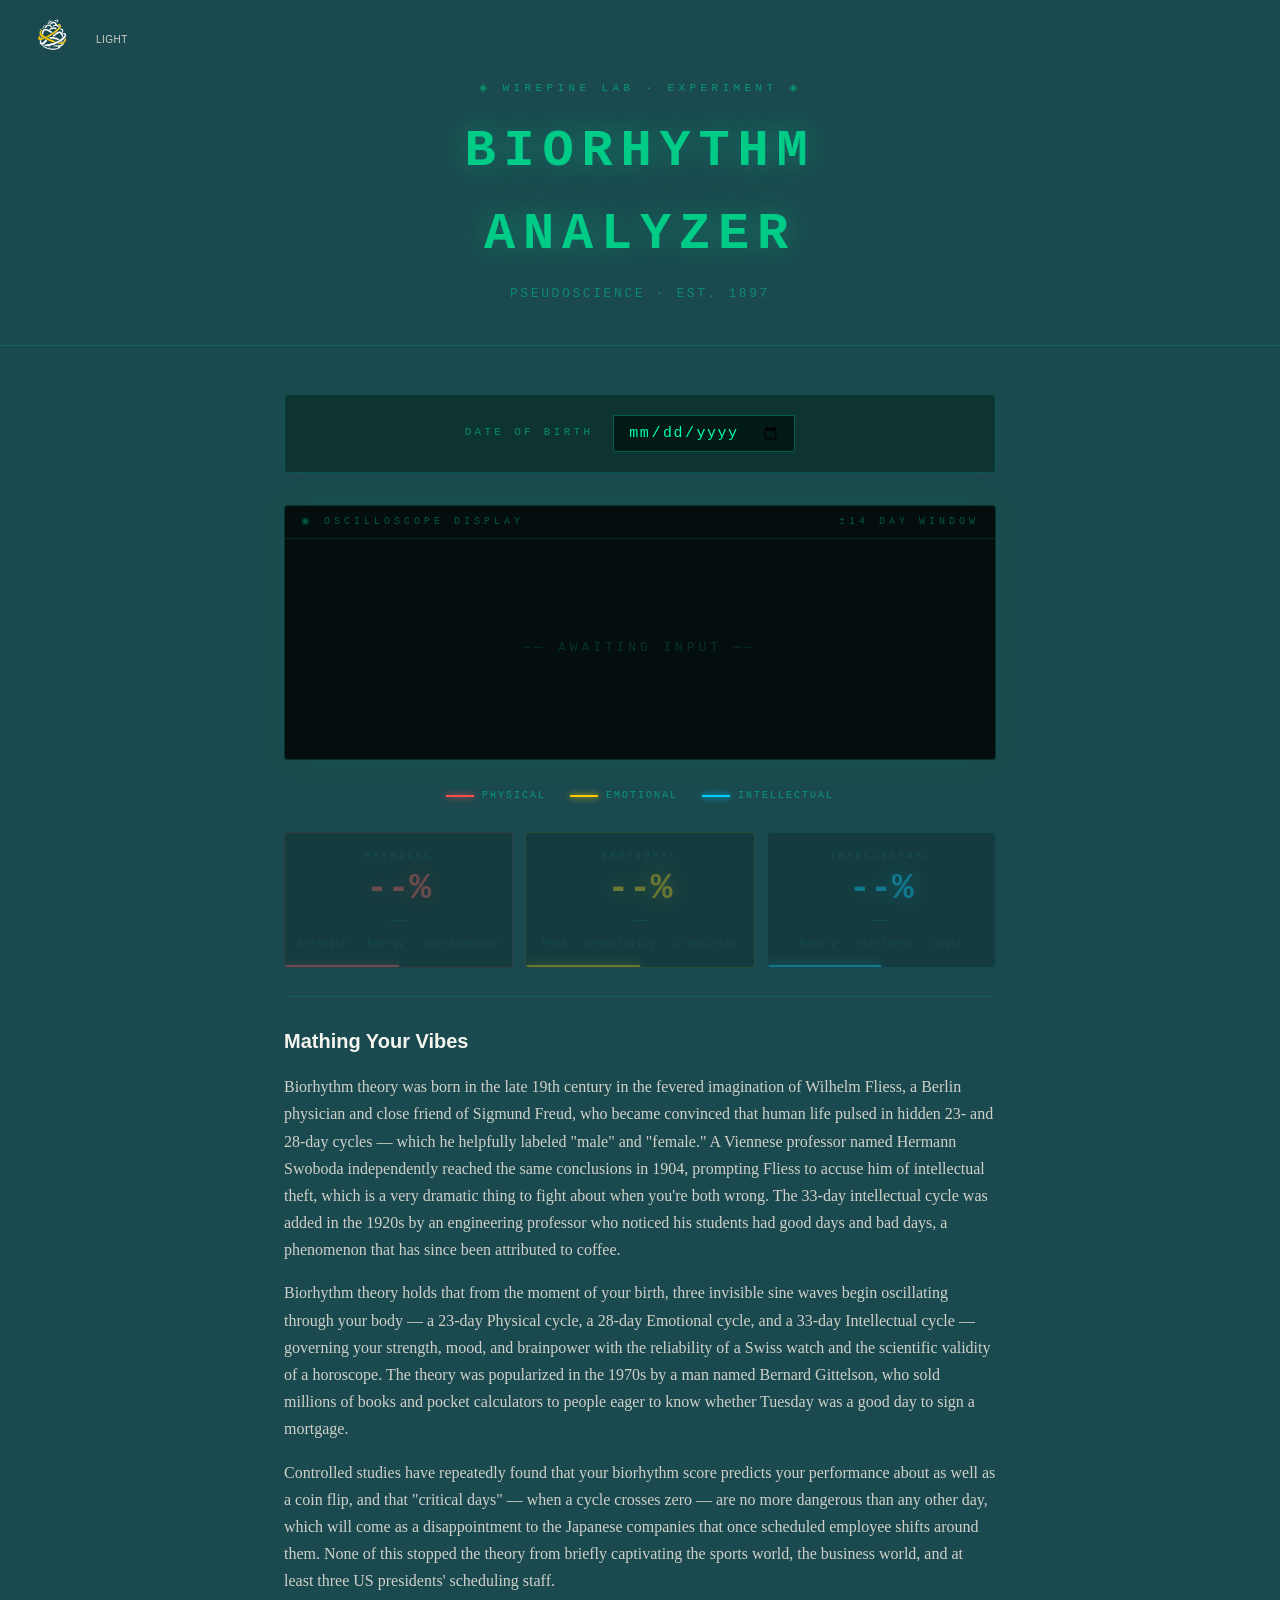
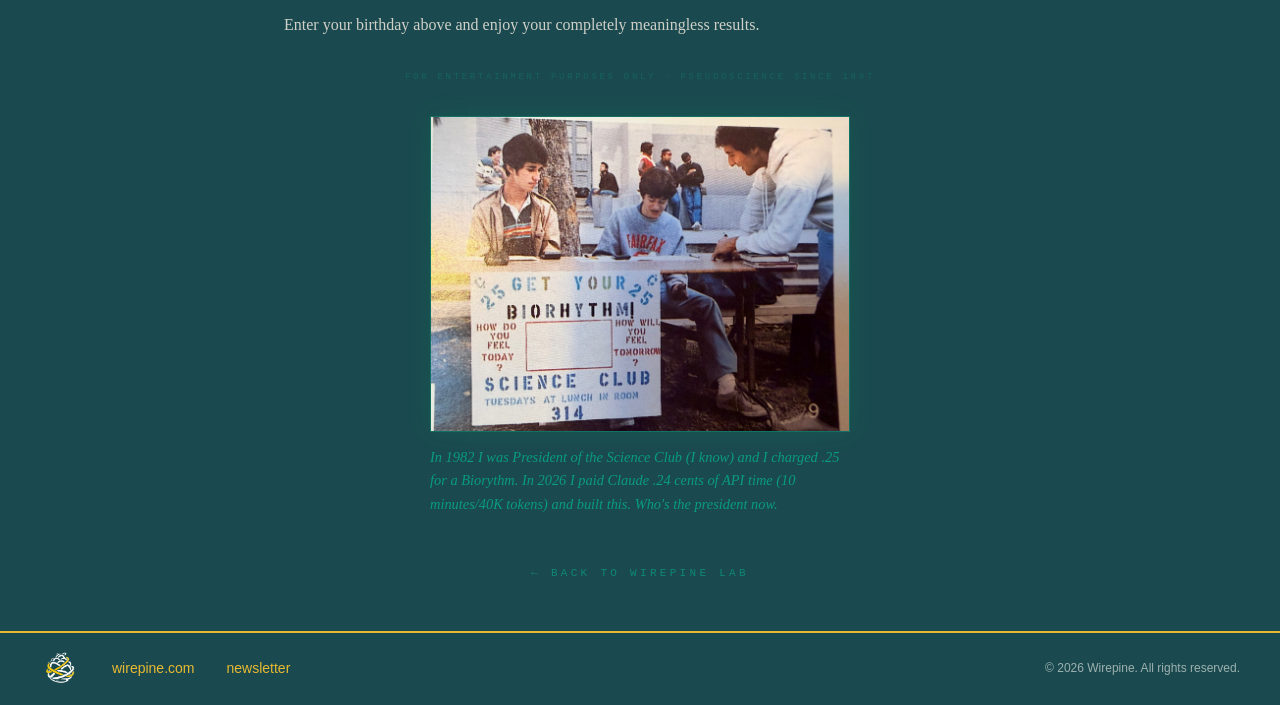
<file: biorhythm.html>
<!DOCTYPE html>
<html lang="en">
<head>
  <meta charset="UTF-8">
  <meta name="viewport" content="width=device-width, initial-scale=1.0">
  <title>Biorhythm Analyzer — Wirepine Lab</title>
  <link rel="icon" type="image/png" href="Wirepine Lab Transparent v1.png">
  <link rel="stylesheet" href="styles.css">
  <style>
    /* ── Biorhythm page styles ── */
    .bio-hero {
      padding: 80px 24px 40px;
      text-align: center;
      border-bottom: 1px solid var(--border, rgba(0,200,150,0.2));
    }
    .bio-hero .eyebrow {
      font-family: 'Courier New', monospace;
      font-size: 11px;
      letter-spacing: 0.4em;
      text-transform: uppercase;
      color: var(--accent, #00cc88);
      opacity: 0.6;
      margin-bottom: 12px;
    }
    .bio-hero h1 {
      font-family: 'Courier New', monospace;
      font-size: clamp(28px, 6vw, 52px);
      letter-spacing: 0.15em;
      text-transform: uppercase;
      margin: 0 0 8px;
      color: var(--accent, #00cc88);
      text-shadow: 0 0 30px rgba(0,255,170,0.3);
    }
    .bio-hero p {
      font-family: 'Courier New', monospace;
      font-size: 13px;
      letter-spacing: 0.2em;
      color: var(--text-muted, rgba(0,200,150,0.5));
      text-transform: uppercase;
      margin: 0;
    }

    .bio-container {
      max-width: 760px;
      margin: 48px auto;
      padding: 0 24px;
    }

    /* Input panel */
    .bio-input-panel {
      display: flex;
      align-items: center;
      justify-content: center;
      gap: 20px;
      flex-wrap: wrap;
      background: rgba(0,30,20,0.5);
      border: 1px solid rgba(0,200,150,0.25);
      border-radius: 4px;
      padding: 20px 32px;
      margin-bottom: 32px;
    }
    .bio-input-panel label {
      font-family: 'Courier New', monospace;
      font-size: 11px;
      letter-spacing: 0.3em;
      text-transform: uppercase;
      color: rgba(0,200,150,0.6);
    }
    .bio-input-panel input[type="date"] {
      background: rgba(0,20,15,0.8);
      border: 1px solid rgba(0,200,150,0.4);
      color: #00ffaa;
      padding: 8px 14px;
      font-family: 'Courier New', monospace;
      font-size: 15px;
      border-radius: 2px;
      outline: none;
      cursor: pointer;
      letter-spacing: 0.1em;
    }
    .bio-input-panel input[type="date"]:focus {
      border-color: rgba(0,200,150,0.8);
      box-shadow: 0 0 12px rgba(0,200,150,0.2);
    }
    .bio-days-elapsed {
      font-family: 'Courier New', monospace;
      font-size: 11px;
      letter-spacing: 0.2em;
      color: rgba(0,200,150,0.45);
      text-transform: uppercase;
    }

    /* Chart */
    .bio-chart-wrapper {
      border: 1px solid rgba(0,200,150,0.2);
      border-radius: 4px;
      overflow: hidden;
      margin-bottom: 28px;
      background: #050e0e;
      box-shadow: 0 0 40px rgba(0,200,100,0.06);
    }
    .bio-chart-header {
      display: flex;
      justify-content: space-between;
      padding: 8px 16px;
      border-bottom: 1px solid rgba(0,200,150,0.15);
      font-family: 'Courier New', monospace;
      font-size: 10px;
      letter-spacing: 0.4em;
      color: rgba(0,200,150,0.4);
      text-transform: uppercase;
    }
    #bio-canvas {
      width: 100%;
      display: block;
    }
    .bio-canvas-placeholder {
      height: 220px;
      display: flex;
      align-items: center;
      justify-content: center;
      font-family: 'Courier New', monospace;
      font-size: 13px;
      letter-spacing: 0.3em;
      text-transform: uppercase;
      color: rgba(0,200,150,0.2);
    }

    /* Legend */
    .bio-legend {
      display: flex;
      gap: 24px;
      justify-content: center;
      flex-wrap: wrap;
      margin-bottom: 28px;
    }
    .bio-legend-item {
      display: flex;
      align-items: center;
      gap: 8px;
    }
    .bio-legend-line {
      width: 28px;
      height: 2px;
    }
    .bio-legend-label {
      font-family: 'Courier New', monospace;
      font-size: 10px;
      letter-spacing: 0.2em;
      text-transform: uppercase;
      color: rgba(0,200,150,0.6);
    }

    /* Reading cards */
    .bio-readings {
      display: grid;
      grid-template-columns: repeat(3, 1fr);
      gap: 12px;
      margin-bottom: 28px;
    }
    @media (max-width: 480px) {
      .bio-readings { grid-template-columns: 1fr; }
    }
    .bio-card {
      border-radius: 4px;
      padding: 16px 12px;
      background: rgba(0,10,8,0.6);
      text-align: center;
      position: relative;
      overflow: hidden;
      opacity: 0.35;
      transition: opacity 0.4s;
    }
    .bio-card.active { opacity: 1; }
    .bio-card-label {
      font-family: 'Courier New', monospace;
      font-size: 9px;
      letter-spacing: 0.35em;
      text-transform: uppercase;
      color: rgba(0,200,150,0.4);
      margin-bottom: 8px;
    }
    .bio-card-value {
      font-family: 'Courier New', monospace;
      font-size: 36px;
      font-weight: 700;
      line-height: 1;
      margin-bottom: 6px;
    }
    .bio-card-phase {
      font-family: 'Courier New', monospace;
      font-size: 11px;
      letter-spacing: 0.2em;
      text-transform: uppercase;
      margin-bottom: 6px;
    }
    .bio-card-desc {
      font-family: 'Courier New', monospace;
      font-size: 9px;
      color: rgba(0,200,150,0.3);
      letter-spacing: 0.1em;
    }
    .bio-card-bar {
      position: absolute;
      bottom: 0;
      left: 0;
      height: 2px;
      transition: width 0.5s ease;
    }

    /* Critical warning */
    .bio-critical {
      display: none;
      border: 1px solid rgba(255,200,0,0.4);
      border-radius: 4px;
      padding: 12px 24px;
      margin-bottom: 24px;
      background: rgba(30,20,0,0.5);
      color: #ffcc00;
      font-family: 'Courier New', monospace;
      font-size: 11px;
      letter-spacing: 0.3em;
      text-transform: uppercase;
      text-align: center;
      box-shadow: 0 0 20px rgba(255,200,0,0.08);
    }
    .bio-critical.visible { display: block; }

    /* Back link */
    .bio-back {
      display: block;
      text-align: center;
      margin: 48px 0 32px;
      font-family: 'Courier New', monospace;
      font-size: 11px;
      letter-spacing: 0.3em;
      text-transform: uppercase;
      color: rgba(0,200,150,0.5);
      text-decoration: none;
    }
    .bio-back:hover { color: #00ffaa; }

    /* Explainer */
    .bio-explainer {
      border-top: 1px solid rgba(0,200,150,0.15);
      margin-bottom: 32px;
      padding-top: 28px;
    }
    .bio-explainer-title {
      font-family: 'Inter', -apple-system, BlinkMacSystemFont, sans-serif;
      font-size: 1.25rem;
      font-weight: 600;
      color: var(--color-text, #f5f5f0);
      margin-bottom: 1rem;
    }
    .bio-explainer p {
      font-family: Georgia, serif;
      font-size: 1rem;
      line-height: 1.7;
      color: var(--color-text-muted, #d0d0c8);
      margin: 0 0 1rem;
    }
    .bio-explainer p:last-child { margin-bottom: 0; }

    /* Footer note */
    .bio-footnote {
      text-align: center;
      font-family: 'Courier New', monospace;
      font-size: 9px;
      letter-spacing: 0.3em;
      text-transform: uppercase;
      color: rgba(0,200,150,0.2);
      margin-bottom: 32px;
    }

    /* Photo block */
    .bio-photo-block {
      max-width: 420px;
      margin: 0 auto 40px;
    }

    .bio-photo-block img {
      width: 100%;
      display: block;
      border: 1px solid rgba(0,200,150,0.3);
      box-shadow: 0 0 24px rgba(0,200,100,0.1);
    }

    .bio-photo-caption {
      font-family: Georgia, serif;
      font-size: 0.9rem;
      font-style: italic;
      line-height: 1.65;
      color: rgba(0,200,150,0.65);
      margin-top: 14px;
      text-align: left;
    }

    /* ── Scrubber ── */
    .bio-scrubber-wrap {
      border: 1px solid rgba(0,200,150,0.2);
      border-radius: 4px;
      padding: 14px 20px 18px;
      background: rgba(0,10,8,0.4);
      margin-bottom: 28px;
    }
    .bio-scrubber-meta {
      display: flex;
      justify-content: space-between;
      align-items: center;
      margin-bottom: 10px;
    }
    .bio-scrubber-edge {
      font-family: 'Courier New', monospace;
      font-size: 9px;
      letter-spacing: 0.2em;
      color: rgba(0,200,150,0.25);
    }
    .bio-viewing-label {
      font-family: 'Courier New', monospace;
      font-size: 11px;
      letter-spacing: 0.25em;
      color: #00ffaa;
      text-transform: uppercase;
    }
    .bio-scrubber-input {
      -webkit-appearance: none;
      appearance: none;
      width: 100%;
      height: 2px;
      background: rgba(0,200,150,0.2);
      outline: none;
      cursor: pointer;
      border-radius: 1px;
    }
    .bio-scrubber-input::-webkit-slider-thumb {
      -webkit-appearance: none;
      width: 14px;
      height: 14px;
      border-radius: 50%;
      background: #00ffaa;
      box-shadow: 0 0 10px rgba(0,255,170,0.6);
      cursor: pointer;
    }
    .bio-scrubber-input::-moz-range-thumb {
      width: 14px;
      height: 14px;
      border-radius: 50%;
      background: #00ffaa;
      box-shadow: 0 0 10px rgba(0,255,170,0.6);
      cursor: pointer;
      border: none;
    }

    /* ── Key Dates ── */
    .bio-key-dates {
      margin-bottom: 28px;
    }
    .bio-key-dates-title {
      font-family: 'Courier New', monospace;
      font-size: 10px;
      letter-spacing: 0.4em;
      text-transform: uppercase;
      color: rgba(0,200,150,0.4);
      padding-bottom: 8px;
      border-bottom: 1px solid rgba(0,200,150,0.15);
      margin-bottom: 12px;
    }
    .bio-key-dates-grid {
      display: grid;
      grid-template-columns: repeat(3, 1fr);
      gap: 12px;
    }
    @media (max-width: 600px) {
      .bio-key-dates-grid { grid-template-columns: 1fr; }
    }
    .bio-key-date-card {
      border-radius: 4px;
      padding: 14px 12px;
      background: rgba(0,10,8,0.6);
      cursor: pointer;
      text-align: center;
      transition: border-color 0.2s, box-shadow 0.2s;
    }
    .bio-key-date-card:hover {
      box-shadow: 0 0 16px rgba(0,200,150,0.1);
    }
    .bio-key-date-type {
      font-family: 'Courier New', monospace;
      font-size: 9px;
      letter-spacing: 0.35em;
      text-transform: uppercase;
      color: rgba(0,200,150,0.4);
      margin-bottom: 8px;
    }
    .bio-key-date-date {
      font-family: 'Courier New', monospace;
      font-size: 15px;
      font-weight: 700;
      margin-bottom: 4px;
    }
    .bio-key-date-away {
      font-family: 'Courier New', monospace;
      font-size: 10px;
      letter-spacing: 0.2em;
      text-transform: uppercase;
      color: rgba(0,200,150,0.45);
      margin-bottom: 10px;
    }
    .bio-key-date-values {
      display: flex;
      justify-content: center;
      gap: 6px;
      font-family: 'Courier New', monospace;
      font-size: 9px;
      letter-spacing: 0.05em;
    }
    /* ── Light mode overrides ── */
    html:not([data-theme="dark"]) .nav-logo {
      filter: drop-shadow(0 0 3px rgba(0, 0, 0, 0.6));
    }

    html:not([data-theme="dark"]) .bio-hero h1 {
      color: var(--color-teal-deep);
      text-shadow: none;
    }
    html:not([data-theme="dark"]) .bio-hero p,
    html:not([data-theme="dark"]) .bio-hero .eyebrow {
      color: var(--color-text-muted);
      opacity: 1;
    }
    html:not([data-theme="dark"]) .bio-hero {
      border-bottom-color: var(--color-border);
    }

    html:not([data-theme="dark"]) .bio-input-panel {
      background: var(--color-surface);
      border-color: var(--color-border);
    }
    html:not([data-theme="dark"]) .bio-input-panel label {
      color: var(--color-text-muted);
    }
    html:not([data-theme="dark"]) .bio-input-panel input[type="date"] {
      background: var(--color-cream);
      border-color: var(--color-border);
      color: var(--color-teal-deep);
    }
    html:not([data-theme="dark"]) .bio-input-panel input[type="date"]:focus {
      border-color: var(--color-teal);
      box-shadow: 0 0 8px rgba(45,107,101,0.15);
    }
    html:not([data-theme="dark"]) .bio-days-elapsed {
      color: var(--color-text-muted);
    }

    html:not([data-theme="dark"]) .bio-chart-wrapper {
      border-color: var(--color-border);
      box-shadow: none;
    }
    html:not([data-theme="dark"]) .bio-chart-header {
      color: var(--color-text-muted);
      border-bottom-color: var(--color-border);
      background: var(--color-surface);
    }
    html:not([data-theme="dark"]) .bio-canvas-placeholder {
      color: var(--color-text-muted);
    }

    html:not([data-theme="dark"]) .bio-legend-label {
      color: var(--color-text-muted);
    }

    html:not([data-theme="dark"]) .bio-card {
      background: var(--color-surface);
    }
    html:not([data-theme="dark"]) .bio-card-label {
      color: var(--color-text-muted);
    }
    html:not([data-theme="dark"]) .bio-card-value {
      text-shadow: none !important;
    }
    /* Darken neon yellow + cyan so they're legible on cream */
    html:not([data-theme="dark"]) #card-emotional .bio-card-value {
      color: #b38a00 !important;
    }
    html:not([data-theme="dark"]) #card-intellectual .bio-card-value {
      color: #007a99 !important;
    }
    html:not([data-theme="dark"]) .bio-card-desc {
      color: var(--color-text-muted);
    }

    html:not([data-theme="dark"]) .bio-scrubber-wrap {
      background: var(--color-surface);
      border-color: var(--color-border);
    }
    html:not([data-theme="dark"]) .bio-scrubber-edge {
      color: var(--color-text-muted);
    }
    html:not([data-theme="dark"]) .bio-viewing-label {
      color: var(--color-teal-deep);
    }
    html:not([data-theme="dark"]) .bio-scrubber-input {
      background: var(--color-border);
    }
    html:not([data-theme="dark"]) .bio-scrubber-input::-webkit-slider-thumb {
      background: var(--color-teal);
      box-shadow: 0 0 8px rgba(45,107,101,0.35);
    }
    html:not([data-theme="dark"]) .bio-scrubber-input::-moz-range-thumb {
      background: var(--color-teal);
      box-shadow: 0 0 8px rgba(45,107,101,0.35);
    }

    html:not([data-theme="dark"]) .bio-key-dates-title {
      color: var(--color-text-muted);
      border-bottom-color: var(--color-border);
    }
    html:not([data-theme="dark"]) .bio-key-date-card {
      background: var(--color-surface);
    }
    html:not([data-theme="dark"]) .bio-key-date-type {
      color: var(--color-text-muted);
    }
    html:not([data-theme="dark"]) .bio-key-date-date {
      color: var(--color-teal-deep) !important;
      text-shadow: none !important;
    }
    html:not([data-theme="dark"]) .bio-key-date-away {
      color: var(--color-text-muted);
    }
    /* Darken neon yellow + cyan in key-date value rows */
    html:not([data-theme="dark"]) .bio-key-date-values span[style*="#ffcc00"] {
      color: #b38a00 !important;
    }
    html:not([data-theme="dark"]) .bio-key-date-values span[style*="#00ccff"] {
      color: #007a99 !important;
    }

    html:not([data-theme="dark"]) .bio-critical {
      background: rgba(255,200,0,0.08);
    }

    html:not([data-theme="dark"]) .bio-explainer {
      border-top-color: var(--color-border);
    }

    html:not([data-theme="dark"]) .bio-footnote {
      color: var(--color-text-muted);
      opacity: 0.6;
    }
    html:not([data-theme="dark"]) .bio-back {
      color: var(--color-teal);
    }
    html:not([data-theme="dark"]) .bio-back:hover {
      color: var(--color-teal-light);
    }
    html:not([data-theme="dark"]) .bio-photo-caption {
      color: var(--color-text);
    }
  </style>
</head>
<body>

<nav class="nav scrolled" id="main-nav">
  <a href="index.html"><img src="Wirepine Lab Transparent v1.png" alt="Wirepine" class="nav-logo"></a>
  <button class="theme-toggle" id="theme-toggle" aria-label="Toggle theme">Light</button>
</nav>

<div class="bio-hero">
  <div class="eyebrow">◈ Wirepine Lab · Experiment ◈</div>
  <h1>Biorhythm<br>Analyzer</h1>
  <p>Pseudoscience · Est. 1897</p>
</div>

<div class="bio-container">

  <!-- Input -->
  <div class="bio-input-panel">
    <label for="birthdate">Date of Birth</label>
    <input type="date" id="birthdate" />
    <div class="bio-days-elapsed" id="days-elapsed"></div>
  </div>

  <!-- Chart -->
  <div class="bio-chart-wrapper">
    <div class="bio-chart-header">
      <span>◉ Oscilloscope Display</span>
      <span>±14 Day Window</span>
    </div>
    <div id="canvas-container">
      <div class="bio-canvas-placeholder" id="placeholder">── Awaiting Input ──</div>
      <canvas id="bio-canvas" width="760" height="220" style="display:none;"></canvas>
    </div>
  </div>

  <!-- Scrubber -->
  <div class="bio-scrubber-wrap" id="scrubber-wrap" style="display:none;">
    <div class="bio-scrubber-meta">
      <span class="bio-scrubber-edge">─ 90</span>
      <span class="bio-viewing-label" id="viewing-label">◉ Today</span>
      <span class="bio-scrubber-edge">+90 ─</span>
    </div>
    <input type="range" id="time-scrubber" class="bio-scrubber-input" min="-90" max="90" value="0" step="1">
  </div>

  <!-- Legend -->
  <div class="bio-legend">
    <div class="bio-legend-item">
      <div class="bio-legend-line" style="background:#ff4d4d; box-shadow:0 0 6px #ff4d4d;"></div>
      <span class="bio-legend-label">Physical</span>
    </div>
    <div class="bio-legend-item">
      <div class="bio-legend-line" style="background:#ffcc00; box-shadow:0 0 6px #ffcc00;"></div>
      <span class="bio-legend-label">Emotional</span>
    </div>
    <div class="bio-legend-item">
      <div class="bio-legend-line" style="background:#00ccff; box-shadow:0 0 6px #00ccff;"></div>
      <span class="bio-legend-label">Intellectual</span>
    </div>
  </div>

  <!-- Reading cards -->
  <div class="bio-readings">
    <div class="bio-card" id="card-physical" style="border:1px solid #ff4d4d44;">
      <div class="bio-card-label">Physical</div>
      <div class="bio-card-value" style="color:#ff4d4d; text-shadow:0 0 20px #ff000088;">--%</div>
      <div class="bio-card-phase" style="color:rgba(0,200,150,0.4);">──</div>
      <div class="bio-card-desc">Strength · Energy · Coordination</div>
      <div class="bio-card-bar" style="background:#ff4d4d; box-shadow:0 0 8px #ff4d4d; width:50%;"></div>
    </div>
    <div class="bio-card" id="card-emotional" style="border:1px solid #ffcc0044;">
      <div class="bio-card-label">Emotional</div>
      <div class="bio-card-value" style="color:#ffcc00; text-shadow:0 0 20px #ffcc0088;">--%</div>
      <div class="bio-card-phase" style="color:rgba(0,200,150,0.4);">──</div>
      <div class="bio-card-desc">Mood · Sensitivity · Creativity</div>
      <div class="bio-card-bar" style="background:#ffcc00; box-shadow:0 0 8px #ffcc00; width:50%;"></div>
    </div>
    <div class="bio-card" id="card-intellectual" style="border:1px solid #00ccff44;">
      <div class="bio-card-label">Intellectual</div>
      <div class="bio-card-value" style="color:#00ccff; text-shadow:0 0 20px #00ccff88;">--%</div>
      <div class="bio-card-phase" style="color:rgba(0,200,150,0.4);">──</div>
      <div class="bio-card-desc">Memory · Alertness · Logic</div>
      <div class="bio-card-bar" style="background:#00ccff; box-shadow:0 0 8px #00ccff; width:50%;"></div>
    </div>
  </div>

  <!-- Critical warning -->
  <div class="bio-critical" id="critical-warning">
    ⚠ Multi-Critical Alignment Detected ⚠
  </div>

  <!-- Key dates panel -->
  <div class="bio-key-dates" id="key-dates" style="display:none;">
    <div class="bio-key-dates-title">◈ Key Dates · 90-Day Scan</div>
    <div class="bio-key-dates-grid" id="key-dates-grid"></div>
  </div>

  <!-- Explainer -->
  <div class="bio-explainer">
    <div class="bio-explainer-title">Mathing Your Vibes</div>
    <p>Biorhythm theory was born in the late 19th century in the fevered imagination of Wilhelm Fliess, a Berlin physician and close friend of Sigmund Freud, who became convinced that human life pulsed in hidden 23- and 28-day cycles — which he helpfully labeled "male" and "female." A Viennese professor named Hermann Swoboda independently reached the same conclusions in 1904, prompting Fliess to accuse him of intellectual theft, which is a very dramatic thing to fight about when you're both wrong. The 33-day intellectual cycle was added in the 1920s by an engineering professor who noticed his students had good days and bad days, a phenomenon that has since been attributed to coffee.</p>
    <p>Biorhythm theory holds that from the moment of your birth, three invisible sine waves begin oscillating through your body — a 23-day Physical cycle, a 28-day Emotional cycle, and a 33-day Intellectual cycle — governing your strength, mood, and brainpower with the reliability of a Swiss watch and the scientific validity of a horoscope. The theory was popularized in the 1970s by a man named Bernard Gittelson, who sold millions of books and pocket calculators to people eager to know whether Tuesday was a good day to sign a mortgage.</p>
    <p>Controlled studies have repeatedly found that your biorhythm score predicts your performance about as well as a coin flip, and that "critical days" — when a cycle crosses zero — are no more dangerous than any other day, which will come as a disappointment to the Japanese companies that once scheduled employee shifts around them. None of this stopped the theory from briefly captivating the sports world, the business world, and at least three US presidents' scheduling staff.</p>
    <p>Enter your birthday above and enjoy your completely meaningless results.</p>
  </div>

  <div class="bio-footnote">For entertainment purposes only · Pseudoscience since 1897</div>

  <div class="bio-photo-block">
    <img src="HS%20Biorythm.jpeg" alt="Science Club Biorhythm printout, 1982">
    <p class="bio-photo-caption">In 1982 I was President of the Science Club (I know) and I charged .25 for a Biorythm. In 2026 I paid Claude .24 cents of API time (10 minutes/40K tokens) and built this. Who's the president now.</p>
  </div>

  <a href="index.html" class="bio-back">← Back to Wirepine Lab</a>

</div>

<footer class="footer">
  <div class="footer-content">
    <div class="footer-left">
      <a href="https://wirepine.com"><img src="Wirepine Lab Transparent v1.png" alt="Wirepine" class="footer-logo"></a>
      <div class="footer-links">
        <a href="https://wirepine.com">wirepine.com</a>
        <a href="https://newsletter.wirepine.com">newsletter</a>
      </div>
    </div>
    <p class="footer-copyright">&copy; 2026 Wirepine. All rights reserved.</p>
  </div>
</footer>

<script>
  // ── Theme toggle ──
  const toggle = document.getElementById('theme-toggle');
  const root = document.documentElement;
  const saved = localStorage.getItem('theme');
  if (saved === 'light') {
    root.removeAttribute('data-theme');
    toggle.textContent = 'Dark';
  } else {
    root.setAttribute('data-theme', 'dark');
    toggle.textContent = 'Light';
  }
  toggle.addEventListener('click', () => {
    const isDark = root.getAttribute('data-theme') === 'dark';
    if (isDark) {
      root.removeAttribute('data-theme');
      localStorage.setItem('theme', 'light');
      toggle.textContent = 'Dark';
    } else {
      root.setAttribute('data-theme', 'dark');
      localStorage.setItem('theme', 'dark');
      toggle.textContent = 'Light';
    }
  });

  // ── Sticky nav ──
  const nav = document.getElementById('main-nav');
  const bioHero = document.querySelector('.bio-hero');
  new IntersectionObserver(([entry]) => {
    nav.classList.toggle('scrolled', !entry.isIntersecting);
  }, { threshold: 0 }).observe(bioHero);

  // ── Globals ──
  let gBirthDays = null;

  const CYCLES = [
    { key: 'physical',     cycleDays: 23, color: '#ff4d4d', glow: '#ff000088' },
    { key: 'emotional',    cycleDays: 28, color: '#ffcc00', glow: '#ffcc0088' },
    { key: 'intellectual', cycleDays: 33, color: '#00ccff', glow: '#00ccff88' },
  ];

  // ── Helpers ──
  function daysSinceBirth(dateStr) {
    const birth = new Date(dateStr);
    const today = new Date();
    return Math.floor((today - birth) / 86400000);
  }

  function getBioValue(days, cycleDays) {
    return Math.sin((2 * Math.PI * days) / cycleDays);
  }

  function toPercent(val) {
    return Math.round(((val + 1) / 2) * 100);
  }

  function phaseLabel(val) {
    if (Math.abs(val) < 0.1) return '⚠ Critical';
    return val > 0 ? '▲ High' : '▼ Low';
  }

  function phaseColor(val) {
    if (Math.abs(val) < 0.1) return '#ffcc00';
    return val > 0 ? '#00ffaa' : 'rgba(0,200,150,0.4)';
  }

  function offsetToDate(offset) {
    const d = new Date();
    d.setDate(d.getDate() + offset);
    return d;
  }

  function formatDateFull(date) {
    return date.toLocaleDateString('en-US', { month: 'short', day: 'numeric', year: 'numeric' });
  }

  function formatDateShort(date) {
    return date.toLocaleDateString('en-US', { month: 'short', day: 'numeric' }).toUpperCase();
  }

  // ── Chart ──
  function drawChart(viewingDays, offset) {
    const canvas = document.getElementById('bio-canvas');
    const ctx = canvas.getContext('2d');
    const W = canvas.width;
    const H = canvas.height;
    const SPAN = 28;
    const midY = H / 2;
    const centerX = (14 / SPAN) * W;

    ctx.clearRect(0, 0, W, H);

    // Background
    ctx.fillStyle = '#050e0e';
    ctx.fillRect(0, 0, W, H);

    // Scanlines
    for (let y = 0; y < H; y += 4) {
      ctx.fillStyle = 'rgba(0,0,0,0.15)';
      ctx.fillRect(0, y, W, 2);
    }

    // Grid
    ctx.strokeStyle = 'rgba(0,200,150,0.12)';
    ctx.lineWidth = 1;
    for (let i = 0; i <= 4; i++) {
      ctx.beginPath(); ctx.moveTo(0, (H / 4) * i); ctx.lineTo(W, (H / 4) * i); ctx.stroke();
    }
    for (let d = -14; d <= 14; d += 7) {
      const x = ((d + 14) / SPAN) * W;
      ctx.beginPath(); ctx.moveTo(x, 0); ctx.lineTo(x, H); ctx.stroke();
    }

    // Day labels — center shows the viewed date, others stay relative
    ctx.font = "10px 'Courier New', monospace";
    ctx.fillStyle = 'rgba(0,200,150,0.4)';
    ctx.textAlign = 'center';
    for (let d = -14; d <= 14; d += 7) {
      const x = ((d + 14) / SPAN) * W;
      let label;
      if (d === 0) {
        label = offset === 0 ? 'TODAY' : formatDateShort(offsetToDate(offset));
      } else {
        label = d > 0 ? `+${d}` : `${d}`;
      }
      ctx.fillText(label, x, H - 6);
    }

    // Zero line (dashed)
    ctx.strokeStyle = 'rgba(0,200,150,0.25)';
    ctx.setLineDash([4, 4]);
    ctx.beginPath(); ctx.moveTo(0, midY); ctx.lineTo(W, midY); ctx.stroke();
    ctx.setLineDash([]);

    // Center line (viewed date)
    ctx.strokeStyle = offset === 0 ? 'rgba(255,255,255,0.25)' : 'rgba(0,255,170,0.35)';
    ctx.lineWidth = 1;
    ctx.beginPath(); ctx.moveTo(centerX, 0); ctx.lineTo(centerX, H - 16); ctx.stroke();

    // Today marker when scrubbed (if today is within the ±13 day window)
    if (offset !== 0 && Math.abs(offset) < 14) {
      const todayX = ((14 - offset) / SPAN) * W;
      ctx.strokeStyle = 'rgba(255,255,255,0.15)';
      ctx.setLineDash([2, 5]);
      ctx.beginPath(); ctx.moveTo(todayX, 0); ctx.lineTo(todayX, H - 16); ctx.stroke();
      ctx.setLineDash([]);
      ctx.font = "9px 'Courier New', monospace";
      ctx.fillStyle = 'rgba(255,255,255,0.2)';
      ctx.textAlign = 'center';
      ctx.fillText('NOW', todayX, H - 6);
    }

    // Sine waves
    CYCLES.forEach(({ cycleDays, color, glow }) => {
      ctx.shadowColor = glow;
      ctx.shadowBlur = 8;
      ctx.strokeStyle = color;
      ctx.lineWidth = 2;
      ctx.beginPath();
      for (let px = 0; px < W; px++) {
        const dayOffset = (px / W) * SPAN - 14;
        const val = Math.sin((2 * Math.PI * (viewingDays + dayOffset)) / cycleDays);
        const y = midY - val * (midY * 0.8);
        px === 0 ? ctx.moveTo(px, y) : ctx.lineTo(px, y);
      }
      ctx.stroke();
      ctx.shadowBlur = 0;
    });

    // Center dots (viewed date)
    CYCLES.forEach(({ cycleDays, color, glow }) => {
      const val = Math.sin((2 * Math.PI * viewingDays) / cycleDays);
      const y = midY - val * (midY * 0.8);
      ctx.shadowColor = glow;
      ctx.shadowBlur = 16;
      ctx.fillStyle = color;
      ctx.beginPath();
      ctx.arc(centerX, y, 5, 0, Math.PI * 2);
      ctx.fill();
      ctx.shadowBlur = 0;
    });
  }

  // ── Cards ──
  function updateCards(viewingDays) {
    let criticalCount = 0;
    CYCLES.forEach(({ key, cycleDays }) => {
      const val = getBioValue(viewingDays, cycleDays);
      const pct = toPercent(val);
      const card = document.getElementById(`card-${key}`);
      card.querySelector('.bio-card-value').textContent = `${pct}%`;
      const phaseEl = card.querySelector('.bio-card-phase');
      phaseEl.textContent = phaseLabel(val);
      phaseEl.style.color = phaseColor(val);
      card.querySelector('.bio-card-bar').style.width = `${pct}%`;
      card.classList.add('active');
      if (Math.abs(val) < 0.15) criticalCount++;
    });
    document.getElementById('critical-warning').classList.toggle('visible', criticalCount >= 2);
  }

  // ── Render (chart + cards + viewing label) ──
  function render(offset) {
    if (gBirthDays === null) return;
    const viewingDays = gBirthDays + offset;

    document.getElementById('placeholder').style.display = 'none';
    document.getElementById('bio-canvas').style.display = 'block';

    drawChart(viewingDays, offset);
    updateCards(viewingDays);

    const label = document.getElementById('viewing-label');
    if (offset === 0) {
      label.textContent = '◉ Today';
    } else {
      const sign = offset > 0 ? `+${offset}` : `${offset}`;
      label.textContent = `◉ ${formatDateFull(offsetToDate(offset))}  (${sign}d)`;
    }
  }

  // ── Key dates ──
  function computeKeyDates(birthDays) {
    let peakDay = 0, peakScore = -Infinity;
    let lowDay  = 0, lowScore  =  Infinity;
    let critDay = 0, critScore =  Infinity;

    for (let d = 0; d <= 90; d++) {
      const days = birthDays + d;
      const p = Math.sin((2 * Math.PI * days) / 23);
      const e = Math.sin((2 * Math.PI * days) / 28);
      const i = Math.sin((2 * Math.PI * days) / 33);
      const sum    = p + e + i;
      const absSum = Math.abs(p) + Math.abs(e) + Math.abs(i);
      if (sum    > peakScore) { peakScore = sum;    peakDay = d; }
      if (sum    < lowScore)  { lowScore  = sum;    lowDay  = d; }
      if (absSum < critScore) { critScore = absSum; critDay = d; }
    }

    return [
      { label: 'Triple Peak',     icon: '▲', offset: peakDay, accentColor: '#00ffaa',          borderColor: 'rgba(0,255,170,0.3)' },
      { label: 'Triple Low',      icon: '▼', offset: lowDay,  accentColor: 'rgba(0,200,150,0.6)', borderColor: 'rgba(0,200,150,0.2)' },
      { label: 'Triple Critical', icon: '⚠', offset: critDay, accentColor: '#ffcc00',           borderColor: 'rgba(255,200,0,0.35)' },
    ];
  }

  function renderKeyDates(birthDays) {
    const entries = computeKeyDates(birthDays);
    const grid = document.getElementById('key-dates-grid');
    grid.innerHTML = '';

    entries.forEach(({ label, icon, offset, accentColor, borderColor }) => {
      const days = birthDays + offset;
      const p = toPercent(Math.sin((2 * Math.PI * days) / 23));
      const e = toPercent(Math.sin((2 * Math.PI * days) / 28));
      const i = toPercent(Math.sin((2 * Math.PI * days) / 33));
      const date = offsetToDate(offset);
      const awayText = offset === 0 ? 'Today'
        : offset === 1 ? 'Tomorrow'
        : `In ${offset} days`;

      const card = document.createElement('div');
      card.className = 'bio-key-date-card';
      card.style.border = `1px solid ${borderColor}`;
      card.innerHTML = `
        <div class="bio-key-date-type">${icon} ${label}</div>
        <div class="bio-key-date-date" style="color:${accentColor};text-shadow:0 0 16px ${accentColor}66;">${formatDateFull(date)}</div>
        <div class="bio-key-date-away">${awayText}</div>
        <div class="bio-key-date-values">
          <span style="color:#ff4d4d">${p}%</span>
          <span style="color:rgba(0,200,150,0.25)">·</span>
          <span style="color:#ffcc00">${e}%</span>
          <span style="color:rgba(0,200,150,0.25)">·</span>
          <span style="color:#00ccff">${i}%</span>
        </div>`;
      card.addEventListener('click', () => {
        const slider = document.getElementById('time-scrubber');
        slider.value = offset;
        render(offset);
      });
      grid.appendChild(card);
    });

    document.getElementById('key-dates').style.display = 'block';
  }

  // ── Wire it up ──
  document.getElementById('birthdate').addEventListener('change', function () {
    const val = this.value;
    if (!val) return;

    gBirthDays = daysSinceBirth(val);
    document.getElementById('days-elapsed').textContent = `${gBirthDays.toLocaleString()} days elapsed`;

    // Reset slider to today
    document.getElementById('time-scrubber').value = 0;
    document.getElementById('scrubber-wrap').style.display = 'block';

    render(0);
    renderKeyDates(gBirthDays);
  });

  document.getElementById('time-scrubber').addEventListener('input', function () {
    render(parseInt(this.value, 10));
  });
</script>

</body>
</html>
</file>
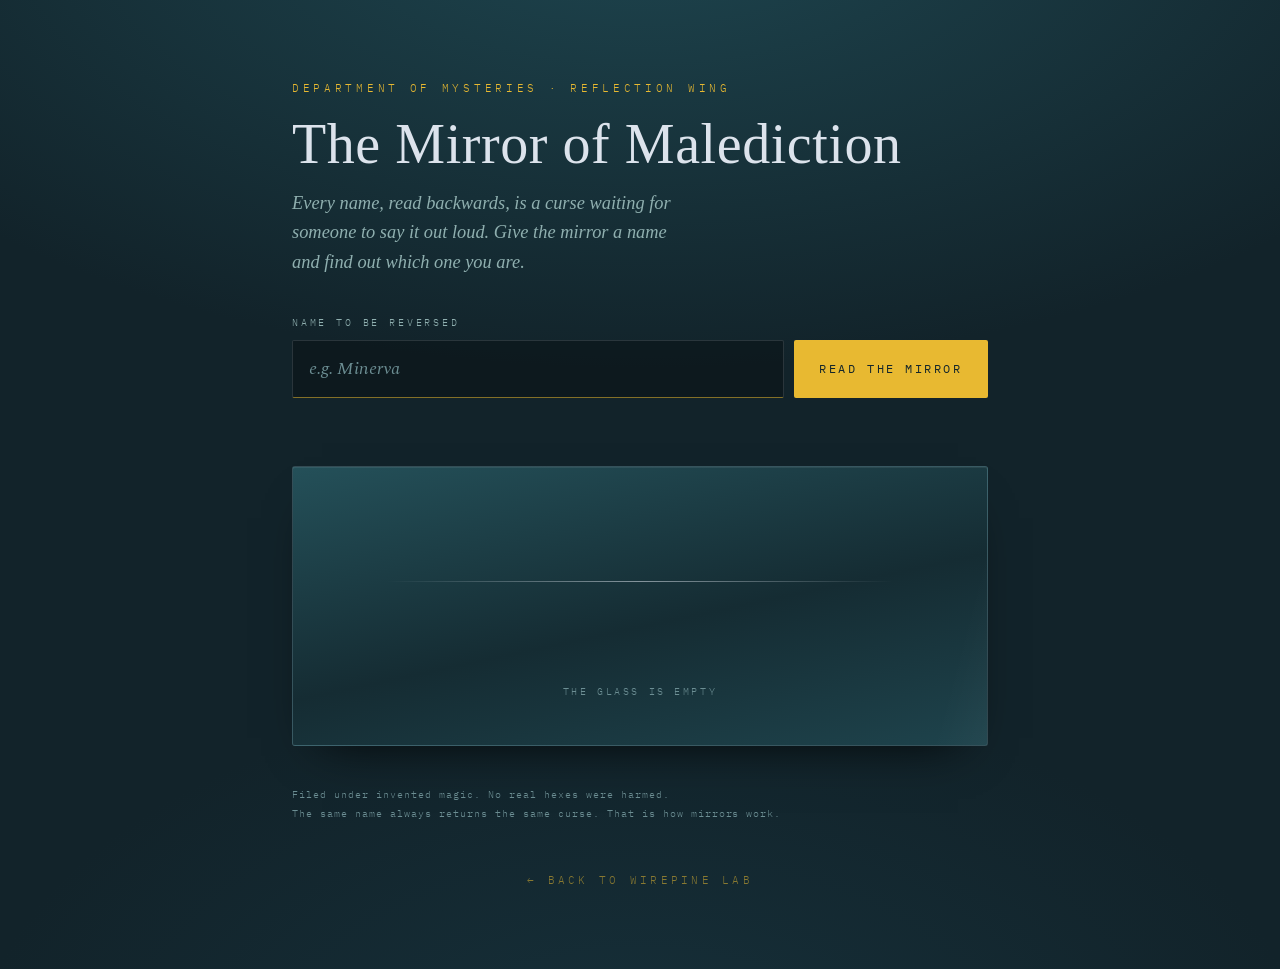
<file: curse.html>
<!DOCTYPE html>
<html lang="en">
<head>
<meta charset="utf-8">
<meta name="viewport" content="width=device-width, initial-scale=1">
<title>The Mirror of Malediction — Wirepine Lab</title>
<link rel="preconnect" href="https://fonts.googleapis.com">
<link rel="preconnect" href="https://fonts.gstatic.com" crossorigin>
<link href="https://fonts.googleapis.com/css2?family=IM+Fell+English+SC&family=IM+Fell+English:ital@0;1&family=Spectral:ital,wght@0,300;0,400;0,600;1,300&family=IBM+Plex+Mono:wght@400;500&display=swap" rel="stylesheet">
<style>
  :root{
    --obsidian:#12232A;
    --glass:#1A3A42;
    --glass-lift:#245059;
    --mercury:#DCE3EC;
    --fog:#8FAFAF;
    --brass:#E8B931;
    --verdigris:#3D8B7A;
    --oxblood:#B4503F;
    --rule:rgba(220,227,236,.14);
    --display:"IM Fell English SC",Georgia,serif;
    --displayLower:"IM Fell English",Georgia,serif;
    --body:"Spectral",Georgia,serif;
    --mono:"IBM Plex Mono",ui-monospace,monospace;
  }
  *{box-sizing:border-box}
  html,body{margin:0}
  body{
    background:
      radial-gradient(120% 80% at 50% -10%, #1E4650 0%, transparent 60%),
      radial-gradient(80% 60% at 50% 110%, #16303A 0%, transparent 65%),
      var(--obsidian);
    color:var(--mercury);
    font-family:var(--body);
    font-weight:300;
    line-height:1.6;
    -webkit-font-smoothing:antialiased;
    min-height:100vh;
  }
  .wrap{max-width:760px;margin:0 auto;padding:clamp(2.5rem,7vw,5rem) clamp(1.1rem,4vw,2rem) 5rem}

  /* ---------- header ---------- */
  .eyebrow{
    font-family:var(--mono);font-size:.68rem;letter-spacing:.34em;text-transform:uppercase;
    color:var(--brass);margin:0 0 1.1rem;
  }
  h1{
    font-family:var(--display);
    font-size:clamp(2.1rem,6.4vw,3.5rem);
    font-weight:400;line-height:1.06;letter-spacing:.01em;
    margin:0 0 .9rem;
  }
  .standfirst{
    font-family:var(--displayLower);font-style:italic;
    font-size:clamp(1rem,2.4vw,1.15rem);color:var(--fog);
    max-width:44ch;margin:0 0 2.4rem;
  }

  /* ---------- input ---------- */
  .cast{display:flex;gap:.6rem;flex-wrap:wrap;align-items:stretch;margin-bottom:.7rem}
  label{
    display:block;font-family:var(--mono);font-size:.63rem;letter-spacing:.28em;
    text-transform:uppercase;color:var(--fog);margin-bottom:.55rem;
  }
  input[type=text]{
    flex:1 1 15rem;min-width:0;
    background:rgba(0,0,0,.28);
    border:1px solid var(--rule);
    border-bottom:1px solid rgba(232,185,49,.55);
    border-radius:2px;
    color:var(--mercury);
    font-family:var(--body);font-size:1.15rem;
    padding:.85rem 1rem;
  }
  input[type=text]::placeholder{color:#6C8E93;font-style:italic}
  input[type=text]:focus{outline:2px solid var(--brass);outline-offset:2px;background:rgba(0,0,0,.4)}
  button{
    font-family:var(--mono);font-size:.72rem;letter-spacing:.22em;text-transform:uppercase;
    background:var(--brass);color:#14262B;border:none;border-radius:2px;
    padding:.9rem 1.6rem;cursor:pointer;transition:background .18s ease,transform .18s ease;
  }
  button:hover{background:#F5D76E}
  button:active{transform:translateY(1px)}
  button:focus-visible{outline:2px solid var(--mercury);outline-offset:3px}
  .ghost{background:transparent;color:var(--fog);border:1px solid var(--rule);padding:.6rem 1rem}
  .ghost:hover{background:rgba(255,255,255,.05);color:var(--mercury)}
  .note{font-family:var(--mono);font-size:.68rem;color:var(--fog);letter-spacing:.04em;min-height:1.4em}

  /* ---------- the mirror (signature) ---------- */
  .mirror{
    position:relative;overflow:hidden;
    margin:2.6rem 0 0;padding:2.2rem clamp(1rem,4vw,2.4rem);
    border:1px solid var(--rule);border-radius:3px;
    background:linear-gradient(168deg,#245059 0%,#152C33 55%,#1E434C 100%);
    box-shadow:inset 0 1px 0 rgba(255,255,255,.07), 0 22px 50px -30px #000;
  }
  .mirror::after{
    content:"";position:absolute;inset:0;pointer-events:none;
    background:linear-gradient(105deg,transparent 38%,rgba(255,255,255,.09) 47%,rgba(255,255,255,.02) 53%,transparent 62%);
    background-size:260% 100%;
    animation:sheen 9s ease-in-out infinite;
  }
  @keyframes sheen{0%,72%{background-position:130% 0}100%{background-position:-40% 0}}
  .face{
    font-family:var(--display);
    font-size:clamp(1.5rem,7vw,2.9rem);
    text-align:center;letter-spacing:.06em;line-height:1.25;
    word-break:break-word;
  }
  .face.given{color:#6C8E93}
  .silver{
    height:1px;margin:1.3rem auto;max-width:82%;
    background:linear-gradient(90deg,transparent,rgba(220,227,236,.55),transparent);
  }
  .face.reflected{
    color:var(--mercury);
    text-shadow:0 0 26px rgba(160,190,220,.28);
    transform:scaleX(-1);
    transition:transform 1.05s cubic-bezier(.6,-0.15,.25,1.2), color .8s ease;
  }
  .mirror.resolved .face.reflected{transform:scaleX(1);color:#F2F5F9}
  .mirror-hint{
    font-family:var(--mono);font-size:.62rem;letter-spacing:.26em;text-transform:uppercase;
    color:#6C8E93;text-align:center;margin-top:1.5rem;
  }

  /* ---------- verdict ---------- */
  .verdict{margin-top:2.6rem;opacity:0;transform:translateY(14px);transition:opacity .7s ease .25s,transform .7s ease .25s}
  .verdict.shown{opacity:1;transform:none}
  .verdict[hidden]{display:none}

  .incant{
    border-top:1px solid var(--rule);border-bottom:1px solid var(--rule);
    padding:1.7rem 0;text-align:center;
  }
  .incant .spell{
    font-family:var(--display);font-size:clamp(1.6rem,5.6vw,2.4rem);
    color:var(--brass);letter-spacing:.04em;line-height:1.15;margin:0;
  }
  .incant .say{font-family:var(--mono);font-size:.74rem;color:var(--fog);letter-spacing:.12em;margin:.7rem 0 0}

  .field{padding:1.5rem 0;border-bottom:1px solid var(--rule)}
  .field h2{
    font-family:var(--mono);font-size:.63rem;letter-spacing:.28em;text-transform:uppercase;
    color:var(--fog);font-weight:400;margin:0 0 .7rem;
  }
  .field p{margin:0;font-size:1.05rem}
  .field p + p{margin-top:.6rem}

  .grid{display:grid;grid-template-columns:1fr 1fr;gap:0 2rem}
  @media (max-width:560px){.grid{grid-template-columns:1fr}}

  .pips{display:flex;gap:.4rem;align-items:center;margin-top:.2rem}
  .pip{width:1.7rem;height:.3rem;border-radius:1px;background:rgba(220,227,236,.15)}
  .pip.on{background:var(--oxblood)}
  .tier{font-family:var(--mono);font-size:.78rem;color:var(--mercury);margin-top:.7rem;letter-spacing:.06em}

  .wandbox{display:flex;gap:1.4rem;align-items:center;flex-wrap:wrap}
  svg.wand{flex:0 0 auto;background:rgba(0,0,0,.22);border:1px solid var(--rule);border-radius:2px}
  svg.wand .trace{
    fill:none;stroke:var(--brass);stroke-width:2;stroke-linecap:round;stroke-linejoin:round;
    stroke-dasharray:var(--len);stroke-dashoffset:var(--len);
    animation:draw 2.4s ease forwards .5s;
  }
  @keyframes draw{to{stroke-dashoffset:0}}
  .wandbox p{flex:1 1 12rem}

  .counter{color:var(--verdigris)}
  .counter .spell-sm{font-family:var(--display);font-size:1.25rem;letter-spacing:.05em}

  footer{margin-top:2.4rem;display:flex;gap:.6rem;flex-wrap:wrap;align-items:center}
  .fineprint{
    font-family:var(--mono);font-size:.62rem;color:#6C8E93;letter-spacing:.1em;
    margin-top:2.5rem;line-height:1.9;
  }


  .lab-back{
    display:block;text-align:center;margin:3rem 0 0;
    font-family:var(--mono);font-size:.68rem;letter-spacing:.3em;text-transform:uppercase;
    color:rgba(232,185,49,.55);text-decoration:none;
  }
  .lab-back:hover{color:var(--brass)}
  .lab-back:focus-visible{outline:2px solid var(--brass);outline-offset:4px}

  @media (prefers-reduced-motion:reduce){
    *{animation:none!important;transition:none!important}
    .face.reflected{transform:scaleX(-1)}
    .mirror.resolved .face.reflected{transform:scaleX(1)}
    svg.wand .trace{stroke-dashoffset:0}
    .verdict{opacity:1;transform:none}
  }
</style>
</head>
<body>
<div class="wrap">

  <p class="eyebrow">Department of Mysteries &middot; Reflection Wing</p>
  <h1>The Mirror of Malediction</h1>
  <p class="standfirst">Every name, read backwards, is a curse waiting for someone to say it out loud. Give the mirror a name and find out which one you are.</p>

  <div>
    <label for="name">Name to be reversed</label>
    <div class="cast">
      <input type="text" id="name" placeholder="e.g. Minerva" autocomplete="off" spellcheck="false" maxlength="40">
      <button id="go">Read the mirror</button>
    </div>
    <p class="note" id="note" role="status" aria-live="polite"></p>
  </div>

  <section class="mirror" id="mirror" aria-hidden="true">
    <div class="face given" id="given">&nbsp;</div>
    <div class="silver"></div>
    <div class="face reflected" id="reflected">&nbsp;</div>
    <p class="mirror-hint" id="hint">The glass is empty</p>
  </section>

  <section class="verdict" id="verdict" hidden>
    <div class="incant">
      <p class="spell" id="spell"></p>
      <p class="say" id="say"></p>
    </div>

    <div class="field">
      <h2>What it does</h2>
      <p id="effect"></p>
      <p id="tell"></p>
    </div>

    <div class="field">
      <h2>Wand movement</h2>
      <div class="wandbox">
        <svg class="wand" id="wandsvg" width="132" height="132" viewBox="0 0 132 132" role="img" aria-label="Diagram of the wand movement"></svg>
        <p id="wandtext"></p>
      </div>
    </div>

    <div class="field grid">
      <div>
        <h2>Severity</h2>
        <div class="pips" id="pips"></div>
        <p class="tier" id="tier"></p>
      </div>
      <div>
        <h2>Traceable by</h2>
        <p id="trace"></p>
      </div>
    </div>

    <div class="field counter">
      <h2>Counter-curse</h2>
      <p><span class="spell-sm" id="cure"></span></p>
      <p id="curenote"></p>
    </div>

    <footer>
      <button class="ghost" id="copy">Copy the curse</button>
    </footer>
  </section>

  <p class="fineprint">
    Filed under invented magic. No real hexes were harmed.<br>
    The same name always returns the same curse. That is how mirrors work.
  </p>

  <a href="index.html" class="lab-back">&larr; Back to Wirepine Lab</a>

</div>

<script>
(function(){
  const $ = id => document.getElementById(id);
  const nameEl=$("name"), goEl=$("go"), noteEl=$("note"), mirrorEl=$("mirror"),
        givenEl=$("given"), reflectedEl=$("reflected"), hintEl=$("hint"), verdictEl=$("verdict");

  /* ---------- reversal ---------- */
  // Reverse the letters of each word, then reverse the word order:
  // "Andrew Marks" -> "Skram Werdna"
  function reverseName(raw){
    const words = raw.trim().split(/\s+/).filter(Boolean);
    return words
      .map(w => [...w].reverse().join(""))
      .reverse()
      .map(w => w.charAt(0).toUpperCase() + w.slice(1).toLowerCase())
      .join(" ");
  }
  function tidy(raw){
    return raw.trim().split(/\s+/).filter(Boolean)
      .map(w => w.charAt(0).toUpperCase() + w.slice(1))
      .join(" ");
  }

  /* ---------- deterministic seeding ---------- */
  function hash(str, salt){
    let h = 0x811c9dc5 ^ salt;
    const s = (salt + str.toLowerCase()).replace(/[^a-z0-9]/g,"");
    for(let i=0;i<s.length;i++){
      h ^= s.charCodeAt(i);
      h = Math.imul(h, 0x01000193);
    }
    return Math.abs(h);
  }
  const pick = (arr, str, salt) => arr[hash(str,salt) % arr.length];

  /* ---------- content ---------- */
  const SUFFIX = ["Inversum","Retrograda","Speculo","Umbrago","Reversia","Vitrio","Nocturna","Contrario"];

  const EFFECT = [
    "Every mirror the target walks past shows them three seconds in the past. Harmless in a hallway. Catastrophic while shaving.",
    "The target's shadow begins arriving eleven seconds late, and increasingly resents being followed.",
    "Any door the target closes reopens behind them. Politely. Slowly. Always by the same amount.",
    "The target's left shoe fills, gradually and irreversibly, with sand from a beach they have never visited.",
    "The target can no longer say the name of the thing they want most. It comes out as the name of a fish.",
    "Ink runs from every word the target writes about themselves. Other people's names stay perfectly dry.",
    "Anything the target loses reappears within the hour in the pocket of the person who likes them least.",
    "Every staircase the target climbs adds one step to the flight behind them.",
    "The target's handwriting drifts, week by week, into their mother's.",
    "Tea goes cold in the target's hands within four seconds, regardless of charm, thermos, or season.",
    "The target hears faint, disappointed applause after everything they say aloud.",
    "The target begins dreaming other people's Mondays and waking up tired for reasons that aren't theirs.",
    "Birds land on the target. All of them. One at a time, courteously, without end.",
    "The target's reflection starts blinking a half-beat early. Then it stops blinking altogether.",
    "Every apology the target offers is delivered, in their own voice, to the wrong person entirely.",
    "The target's keys work on every lock except the one they need most that day."
  ];

  const TELL = [
    "You'll know it took: the room goes faintly of pencil shavings.",
    "You'll know it took: something nearby smells like wet slate.",
    "You'll know it took: a struck match, somewhere behind you, that nobody struck.",
    "You'll know it took: the air tastes of hot iron for about a minute.",
    "You'll know it took: stale birthday candles, in a room with no cake.",
    "You'll know it took: every clock in earshot ticks once, together, then carries on."
  ];

  const TRACE = [
    "A competent Auror, within nine days.",
    "Cats. Only cats, and they won't say.",
    "Nobody, until the target complains twice in the same sentence.",
    "Any portrait painted before 1840.",
    "The nearest sleeping child, immediately.",
    "A single reliable witness, who will not be believed."
  ];

  const TIERS = [
    "Class E — Domestic nuisance",
    "Class D — Persistent irritant",
    "Class C — Restricted hex",
    "Class B — Serious malediction",
    "Class A — Filed, sealed, and denied"
  ];

  const CURE_NOTE = [
    "Say it aloud in a room with no mirrors. Once, correctly, without hearing yourself. Most people cannot.",
    "Must be spoken by someone who has never mispronounced your name. Good luck.",
    "Effective only at the exact hour the curse was cast, which nobody ever writes down.",
    "Works on the first attempt or not at all. There is no second attempt.",
    "Requires the target to say their own name and mean it. Harder than it sounds."
  ];

  const DIRS = [
    {v:[0,-1], word:"up"},
    {v:[1,-1], word:"up and right"},
    {v:[1,0],  word:"right"},
    {v:[1,1],  word:"down and right"},
    {v:[0,1],  word:"down"},
    {v:[-1,1], word:"down and left"},
    {v:[-1,0], word:"left"},
    {v:[-1,-1],word:"up and left"}
  ];
  const VERBS = ["a sharp flick","a slow drag","a short hook","a stab","a lazy sweep","a tight loop"];

  /* ---------- wand movement from the letters ---------- */
  function wandFor(letters){
    const steps = letters.slice(0,5);
    let x=66, y=66, pts=[[x,y]], words=[];
    steps.forEach((ch,i)=>{
      const d = DIRS[ch.charCodeAt(0) % 8];
      const len = 20 + (ch.charCodeAt(0) % 3)*8;
      x = Math.max(14, Math.min(118, x + d.v[0]*len));
      y = Math.max(14, Math.min(118, y + d.v[1]*len));
      pts.push([x,y]);
      words.push(`${VERBS[(ch.charCodeAt(0)+i) % VERBS.length]} ${d.word}`);
    });
    return {pts, text: words.join(", ") + ", then lift the wand cleanly."};
  }

  function drawWand(pts){
    const svg = $("wandsvg");
    const d = pts.map((p,i)=>(i?"L":"M")+p[0]+" "+p[1]).join(" ");
    let len = 0;
    for(let i=1;i<pts.length;i++){
      len += Math.hypot(pts[i][0]-pts[i-1][0], pts[i][1]-pts[i-1][1]);
    }
    svg.innerHTML =
      `<path class="trace" d="${d}" style="--len:${Math.ceil(len)}"></path>` +
      `<circle cx="${pts[0][0]}" cy="${pts[0][1]}" r="2.6" fill="#6C8E93"></circle>` +
      `<circle cx="${pts[pts.length-1][0]}" cy="${pts[pts.length-1][1]}" r="3.4" fill="#E8B931"></circle>`;
  }

  /* ---------- live mirror ---------- */
  let lastCast = "";
  nameEl.addEventListener("input", ()=>{
    const raw = nameEl.value;
    const clean = raw.replace(/[^\p{L}\p{M}\s'-]/gu,"");
    givenEl.textContent = clean.trim() ? tidy(clean) : "\u00A0";
    reflectedEl.textContent = clean.trim() ? reverseName(clean) : "\u00A0";
    if(raw.trim() !== lastCast){
      mirrorEl.classList.remove("resolved");
      hintEl.textContent = clean.trim() ? "The glass has not been read" : "The glass is empty";
    }
  });

  /* ---------- cast ---------- */
  function cast(){
    const raw = nameEl.value.replace(/[^\p{L}\p{M}\s'-]/gu,"").trim();
    if(!raw){
      noteEl.textContent = "The mirror needs a name. Type one.";
      nameEl.focus();
      return;
    }
    noteEl.textContent = "";
    lastCast = nameEl.value.trim();

    const forward = tidy(raw);
    const back = reverseName(raw);
    const letters = [...raw.toLowerCase().replace(/[^a-z]/g,"")];
    const key = raw.toLowerCase();

    givenEl.textContent = forward;
    reflectedEl.textContent = back;
    mirrorEl.classList.add("resolved");
    hintEl.textContent = "Read aloud at your own risk";

    const spell = back + " " + pick(SUFFIX, key, 11);
    $("spell").textContent = spell;
    $("say").textContent = "/ " + back.toUpperCase().split(" ").join(" · ") + " /";
    $("effect").textContent = pick(EFFECT, key, 23);
    $("tell").textContent = pick(TELL, key, 41);
    $("trace").textContent = pick(TRACE, key, 59);

    const sev = 1 + (hash(key,71) % 5);
    $("pips").innerHTML = Array.from({length:5},(_,i)=>
      `<span class="pip${i<sev?" on":""}"></span>`).join("");
    $("tier").textContent = TIERS[sev-1];

    const wand = wandFor(letters.length ? letters : ["a"]);
    drawWand(wand.pts);
    $("wandtext").textContent = wand.text;

    $("cure").textContent = "Finite " + forward;
    $("curenote").textContent = pick(CURE_NOTE, key, 89);

    verdictEl.hidden = false;
    requestAnimationFrame(()=>verdictEl.classList.add("shown"));

    window.__curse = `${spell}\n\n${$("effect").textContent}\n\nWand movement: ${wand.text}\nSeverity: ${sev}/5 — ${TIERS[sev-1]}\nCounter-curse: Finite ${forward}`;
  }

  goEl.addEventListener("click", cast);
  nameEl.addEventListener("keydown", e=>{ if(e.key==="Enter") cast(); });

  $("copy").addEventListener("click", async ()=>{
    try{
      await navigator.clipboard.writeText(window.__curse || "");
      $("copy").textContent = "Copied";
      setTimeout(()=>{$("copy").textContent="Copy the curse";}, 1600);
    }catch(e){
      $("copy").textContent = "Copying is blocked here — select the text instead";
      setTimeout(()=>{$("copy").textContent="Copy the curse";}, 2600);
    }
  });
})();
</script>
</body>
</html>
</file>
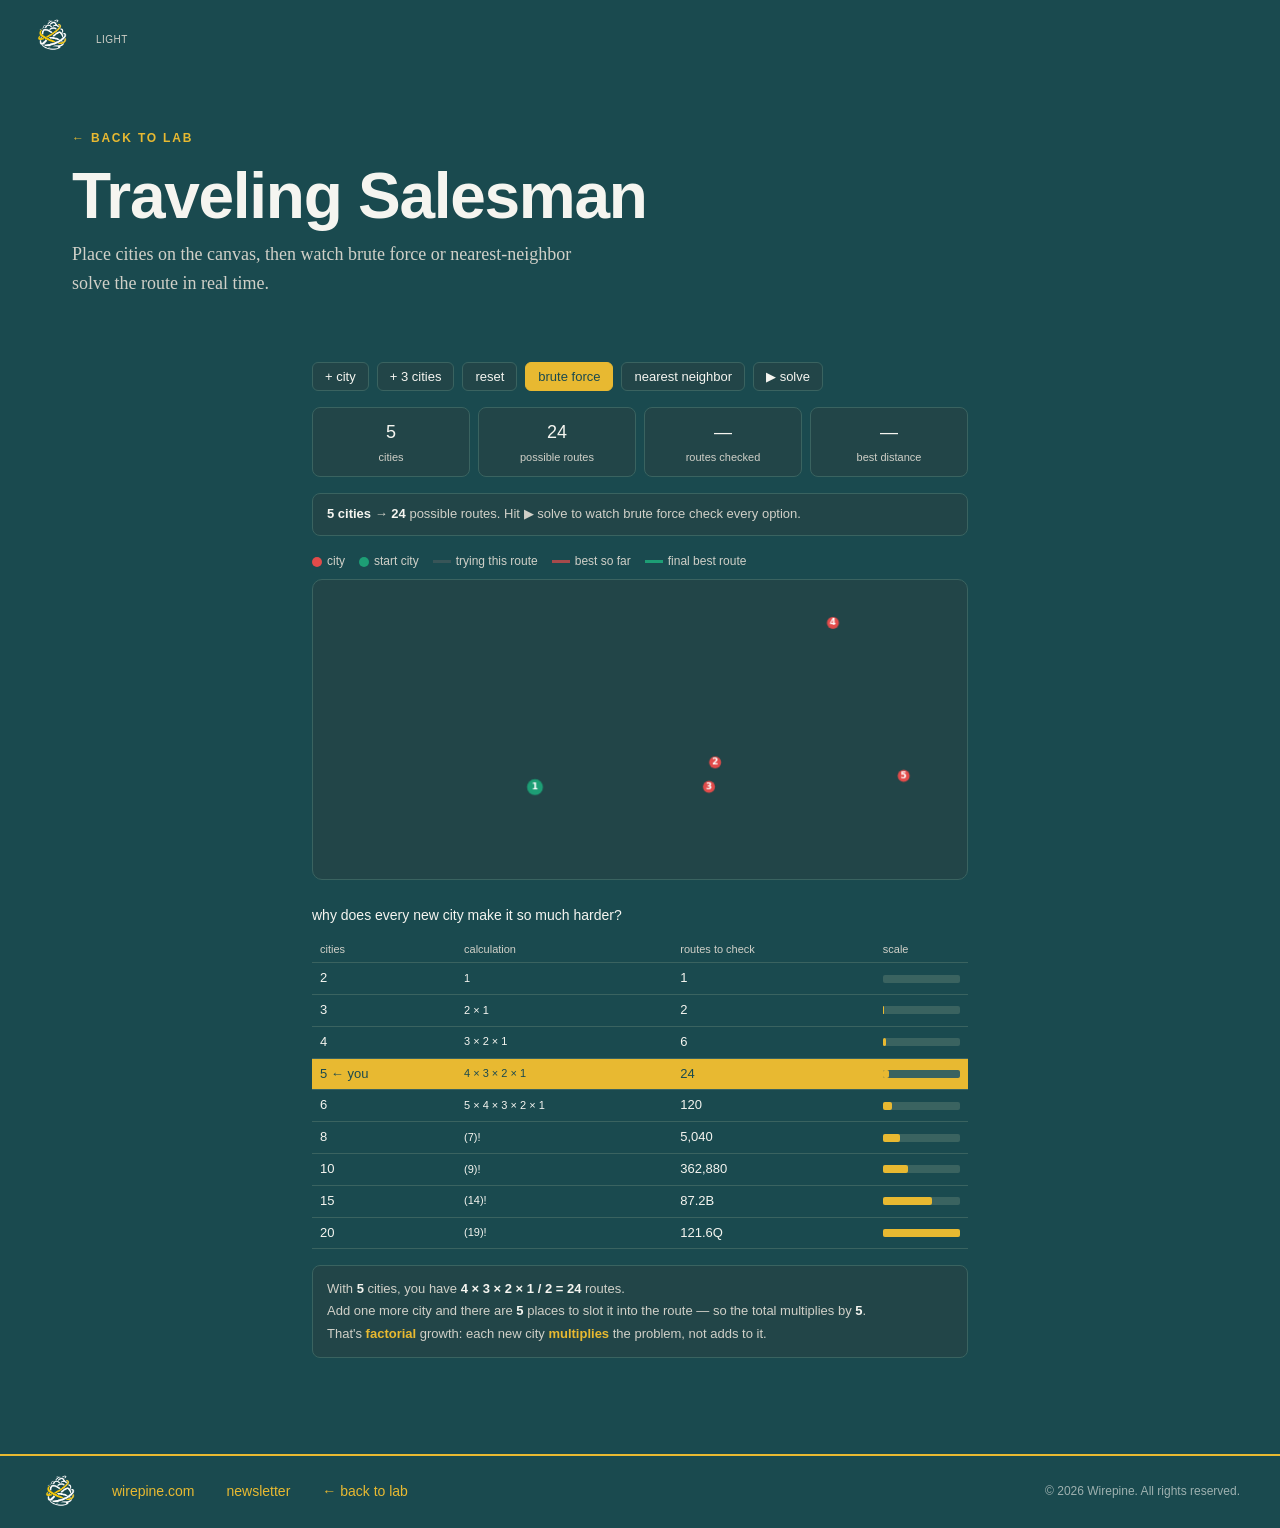
<file: tsp.html>
<!DOCTYPE html>
<html lang="en">
<head>
  <meta charset="UTF-8">
  <meta name="viewport" content="width=device-width, initial-scale=1.0">
  <title>Traveling Salesman — Wirepine Lab</title>
  <link rel="icon" type="image/png" href="Wirepine Lab Transparent v1.png">
  <link rel="stylesheet" href="styles.css">
  <style>
    .tsp-page-header {
      padding-top: calc(60px + var(--space-lg));
      padding-bottom: var(--space-md);
      max-width: var(--max-width);
      margin: 0 auto;
      padding-left: var(--space-md);
      padding-right: var(--space-md);
    }

    .tsp-back {
      font-family: var(--font-sans);
      font-size: 0.75rem;
      font-weight: 600;
      text-transform: uppercase;
      letter-spacing: 0.15em;
      color: var(--color-accent);
      text-decoration: none;
      display: inline-block;
      margin-bottom: var(--space-sm);
      transition: opacity 0.2s;
    }

    .tsp-back:hover { opacity: 0.7; }

    .tsp-page-title {
      font-family: var(--font-sans);
      font-size: clamp(2rem, 6vw, 4rem);
      font-weight: 700;
      letter-spacing: -0.02em;
      line-height: 1;
      margin-bottom: var(--space-xs);
    }

    .tsp-page-desc {
      font-family: var(--font-serif);
      font-size: 1.125rem;
      color: var(--color-text-muted);
      max-width: 520px;
      margin-top: 0.75rem;
    }

    .tsp-section {
      max-width: 720px;
      margin: 0 auto;
      padding: var(--space-md) var(--space-md) var(--space-xl);
    }

    /* TSP app styles */
    .btn-row { display: flex; flex-wrap: wrap; gap: 8px; margin-bottom: 1rem; }

    .btn-row button {
      font-family: var(--font-sans);
      font-size: 13px;
      padding: 6px 12px;
      border: 1px solid var(--color-border);
      border-radius: 6px;
      background: var(--color-surface);
      color: var(--color-text);
      cursor: pointer;
      transition: background 0.15s, color 0.15s;
    }

    .btn-row button:hover { opacity: 0.8; }

    .btn-row button.active {
      background: var(--color-accent);
      color: var(--color-bg);
      border-color: var(--color-accent);
    }

    #city-canvas {
      border: 1px solid var(--color-border);
      border-radius: 10px;
      cursor: crosshair;
      display: block;
      width: 100%;
      background: var(--color-surface);
    }

    .stat-row {
      display: grid;
      grid-template-columns: repeat(4, 1fr);
      gap: 8px;
      margin: 1rem 0;
    }

    .stat {
      background: var(--color-surface);
      border: 1px solid var(--color-border);
      border-radius: 8px;
      padding: 10px;
      text-align: center;
    }

    .stat-val {
      font-family: var(--font-sans);
      font-size: 18px;
      font-weight: 500;
      color: var(--color-text);
    }

    .stat-lbl {
      font-family: var(--font-sans);
      font-size: 11px;
      color: var(--color-text-muted);
      margin-top: 2px;
    }

    #info {
      background: var(--color-surface);
      border: 1px solid var(--color-border);
      border-radius: 8px;
      padding: 10px 14px;
      font-family: var(--font-sans);
      font-size: 13px;
      color: var(--color-text-muted);
      min-height: 36px;
      margin-bottom: 1rem;
      line-height: 1.6;
    }

    #info strong { color: var(--color-text); }

    .legend {
      display: flex;
      gap: 14px;
      font-family: var(--font-sans);
      font-size: 12px;
      color: var(--color-text-muted);
      margin-bottom: 8px;
      flex-wrap: wrap;
    }

    .legend span { display: flex; align-items: center; gap: 5px; }
    .dot { width: 10px; height: 10px; border-radius: 50%; display: inline-block; }
    .line-s { width: 18px; height: 3px; display: inline-block; }

    #math-panel { margin-top: 1.5rem; }

    #math-panel h2 {
      font-family: var(--font-sans);
      font-size: 14px;
      font-weight: 500;
      color: var(--color-text);
      margin-bottom: 10px;
    }

    table { width: 100%; border-collapse: collapse; font-size: 13px; font-family: var(--font-sans); }

    th {
      text-align: left;
      font-weight: 500;
      color: var(--color-text-muted);
      font-size: 11px;
      padding: 4px 8px;
      border-bottom: 1px solid var(--color-border);
    }

    td {
      padding: 5px 8px;
      border-bottom: 1px solid var(--color-border);
      color: var(--color-text);
    }

    tr.hl td {
      background: var(--color-accent);
      color: var(--color-bg);
      font-weight: 500;
    }

    .bar-bg { background: var(--color-border); border-radius: 2px; height: 8px; }
    .bar-fill { background: var(--color-accent); height: 8px; border-radius: 2px; }

    .why {
      background: var(--color-surface);
      border: 1px solid var(--color-border);
      border-radius: 8px;
      padding: 12px 14px;
      font-family: var(--font-sans);
      font-size: 13px;
      color: var(--color-text-muted);
      margin-top: 1rem;
      line-height: 1.7;
    }

    .why strong { color: var(--color-text); }
    .why em { color: var(--color-accent); font-style: normal; font-weight: 600; }
  </style>
</head>
<body>
  <nav class="nav">
    <a href="index.html"><img src="Wirepine Lab Transparent v1.png" alt="Wirepine" class="nav-logo"></a>
    <button class="theme-toggle" id="theme-toggle" aria-label="Toggle theme">Dark</button>
  </nav>

  <main>
    <div class="tsp-page-header">
      <a href="index.html" class="tsp-back">← Back to Lab</a>
      <h1 class="tsp-page-title">Traveling Salesman</h1>
      <p class="tsp-page-desc">Place cities on the canvas, then watch brute force or nearest-neighbor solve the route in real time.</p>
    </div>

    <div class="tsp-section">
      <div class="btn-row">
        <button onclick="addRandom(1)">+ city</button>
        <button onclick="addRandom(3)">+ 3 cities</button>
        <button onclick="resetAll()">reset</button>
        <button id="bf-btn" onclick="setMode('brute')" class="active">brute force</button>
        <button id="nn-btn" onclick="setMode('nn')">nearest neighbor</button>
        <button onclick="runSolve()">&#9654; solve</button>
      </div>

      <div class="stat-row">
        <div class="stat"><div class="stat-val" id="s-n">4</div><div class="stat-lbl">cities</div></div>
        <div class="stat"><div class="stat-val" id="s-routes">3</div><div class="stat-lbl">possible routes</div></div>
        <div class="stat"><div class="stat-val" id="s-checked">—</div><div class="stat-lbl">routes checked</div></div>
        <div class="stat"><div class="stat-val" id="s-dist">—</div><div class="stat-lbl">best distance</div></div>
      </div>

      <div id="info">Add cities by clicking the canvas or using the buttons, then hit ▶ solve.</div>

      <div class="legend">
        <span><span class="dot" style="background:#E24B4A"></span>city</span>
        <span><span class="dot" style="background:#1D9E75"></span>start city</span>
        <span><span class="line-s" style="background:rgba(100,100,100,0.4)"></span>trying this route</span>
        <span><span class="line-s" style="background:#E24B4A; opacity:.7"></span>best so far</span>
        <span><span class="line-s" style="background:#1D9E75"></span>final best route</span>
      </div>

      <canvas id="city-canvas" height="300"></canvas>

      <div id="math-panel">
        <h2>why does every new city make it so much harder?</h2>
        <table>
          <thead><tr>
            <th>cities</th><th>calculation</th><th>routes to check</th><th>scale</th>
          </tr></thead>
          <tbody id="math-body"></tbody>
        </table>
        <div class="why" id="why-box">
          With <strong id="wb-n">4</strong> cities, you have <strong id="wb-calc">3 × 2 × 1 = 3</strong> routes.<br>
          Add one more city and there are <strong id="wb-mult">4</strong> places to slot it into the route — so the total multiplies by <strong id="wb-mult2">4</strong>.<br>
          That's <em>factorial</em> growth: each new city <em>multiplies</em> the problem, not adds to it.
        </div>
      </div>
    </div>
  </main>

  <footer class="footer">
    <div class="footer-content">
      <div class="footer-left">
        <a href="https://wirepine.com"><img src="Wirepine Lab Transparent v1.png" alt="Wirepine" class="footer-logo"></a>
        <div class="footer-links">
          <a href="https://wirepine.com">wirepine.com</a>
          <a href="https://newsletter.wirepine.com">newsletter</a>
          <a href="index.html">← back to lab</a>
        </div>
      </div>
      <p class="footer-copyright">&copy; 2026 Wirepine. All rights reserved.</p>
    </div>
  </footer>

  <script>
    // ── Theme toggle ──────────────────────────────
    const toggle = document.getElementById('theme-toggle');
    const root   = document.documentElement;
    const nav    = document.querySelector('.nav');

    const savedTheme = localStorage.getItem('theme');
    if (savedTheme === 'light') {
      root.removeAttribute('data-theme');
      toggle.textContent = 'Dark';
    } else {
      root.setAttribute('data-theme', 'dark');
      toggle.textContent = 'Light';
    }

    toggle.addEventListener('click', () => {
      const isDark = root.getAttribute('data-theme') === 'dark';
      if (isDark) {
        root.removeAttribute('data-theme');
        localStorage.setItem('theme', 'light');
        toggle.textContent = 'Dark';
      } else {
        root.setAttribute('data-theme', 'dark');
        localStorage.setItem('theme', 'dark');
        toggle.textContent = 'Light';
      }
    });

    window.addEventListener('scroll', () => {
      nav.classList.toggle('scrolled', window.scrollY > 10);
    });

    // ── TSP ──────────────────────────────────────
    const canvas = document.getElementById('city-canvas');
    const ctx = canvas.getContext('2d');
    let cities = [], bestRoute = [], tryingRoute = [], bestSoFar = [];
    let mode = 'brute', solving = false, animTimeout = null;

    function cw() { return canvas.offsetWidth || 600; }
    function ch() { return 300; }

    function resize() {
      const dpr = window.devicePixelRatio || 1;
      canvas.width = cw() * dpr;
      canvas.height = ch() * dpr;
      ctx.scale(dpr, dpr);
      draw();
    }
    window.addEventListener('resize', resize);
    setTimeout(resize, 80);

    canvas.addEventListener('click', e => {
      if (solving) return;
      const r = canvas.getBoundingClientRect();
      cities.push({ x: (e.clientX - r.left) / r.width, y: (e.clientY - r.top) / ch() });
      bestRoute = []; tryingRoute = []; bestSoFar = [];
      refresh();
    });

    function addRandom(n) {
      if (solving) return;
      for (let i = 0; i < n; i++)
        cities.push({ x: 0.07 + Math.random() * 0.86, y: 0.07 + Math.random() * 0.86 });
      bestRoute = []; tryingRoute = []; bestSoFar = [];
      refresh();
    }

    function resetAll() {
      if (animTimeout) clearTimeout(animTimeout);
      solving = false;
      cities = []; bestRoute = []; tryingRoute = []; bestSoFar = [];
      refresh();
    }

    function setMode(m) {
      mode = m;
      document.getElementById('bf-btn').classList.toggle('active', m === 'brute');
      document.getElementById('nn-btn').classList.toggle('active', m === 'nn');
    }

    function fact(n) {
      if (n <= 0) return 1;
      if (n > 20) return Infinity;
      let r = 1; for (let i = 2; i <= n; i++) r *= i; return r;
    }
    function routes(n) { return n <= 1 ? 1 : fact(n - 1); }

    function fmt(n) {
      if (!isFinite(n)) return "> 10²⁰";
      if (n >= 1e15) return (n/1e15).toFixed(1)+'Q';
      if (n >= 1e12) return (n/1e12).toFixed(1)+'T';
      if (n >= 1e9) return (n/1e9).toFixed(1)+'B';
      if (n >= 1e6) return (n/1e6).toFixed(1)+'M';
      if (n >= 1e3) return n.toLocaleString();
      return String(n);
    }

    function calcStr(n) {
      if (n <= 1) return '—';
      const parts = [];
      for (let i = n-1; i >= 1; i--) parts.push(i);
      if (parts.length > 5) return `(${n-1})!`;
      return parts.join(' × ');
    }

    function buildMathTable() {
      const n = cities.length;
      const tbody = document.getElementById('math-body');
      tbody.innerHTML = '';
      const rows = [2,3,4,5,6,8,10,15,20];
      const maxLog = Math.log10(routes(20));
      for (const r of rows) {
        const rc = routes(r);
        const tr = document.createElement('tr');
        if (r === n) tr.classList.add('hl');
        const logV = isFinite(rc) ? Math.log10(Math.max(rc,1)) : maxLog;
        const pct = Math.min(100, (logV / maxLog) * 100);
        tr.innerHTML = `<td>${r}${r === n ? ' ← you' : ''}</td><td style="font-size:11px">${calcStr(r)}</td><td>${fmt(rc)}</td><td style="padding:5px 8px"><div class="bar-bg"><div class="bar-fill" style="width:${pct}%"></div></div></td>`;
        tbody.appendChild(tr);
      }
      const displayN = n >= 2 ? n : 4;
      document.getElementById('wb-n').textContent = displayN;
      const parts = [];
      for (let i = displayN-1; i >= 1; i--) parts.push(i);
      const calc = (parts.length > 4 ? `(${displayN-1})!` : parts.join(' × ')) + ' / 2 = ' + fmt(routes(displayN));
      document.getElementById('wb-calc').textContent = calc;
      document.getElementById('wb-mult').textContent = displayN;
      document.getElementById('wb-mult2').textContent = displayN;
    }

    function refresh() {
      const n = cities.length;
      document.getElementById('s-n').textContent = n;
      document.getElementById('s-routes').textContent = fmt(routes(n));
      document.getElementById('s-dist').textContent = bestRoute.length > 1 ? routeDist(bestRoute).toFixed(0) : '—';
      buildMathTable();
      let msg = '';
      if (n === 0) msg = 'Click the canvas to place cities.';
      else if (n === 1) msg = 'Add at least 2 cities.';
      else if (n === 2) msg = 'Only 1 route possible — trivial!';
      else {
        const rc = routes(n);
        msg = `<strong>${n} cities</strong> → <strong>${fmt(rc)}</strong> possible routes. `;
        if (mode === 'brute' && n > 11) msg += 'Too many for brute force — switch to nearest neighbor.';
        else if (mode === 'brute') msg += 'Hit ▶ solve to watch brute force check every option.';
        else msg += 'Hit ▶ solve to watch the nearest neighbor heuristic.';
      }
      document.getElementById('info').innerHTML = msg;
      draw();
    }

    function px(c) { return { x: c.x * cw(), y: c.y * ch() }; }
    function dist(a, b) {
      const dx = (a.x - b.x) * cw(), dy = (a.y - b.y) * ch();
      return Math.sqrt(dx*dx + dy*dy);
    }
    function routeDist(r) {
      if (r.length < 2) return 0;
      let d = 0;
      for (let i = 0; i < r.length - 1; i++) d += dist(cities[r[i]], cities[r[i+1]]);
      d += dist(cities[r[r.length-1]], cities[r[0]]);
      return d;
    }

    function drawRoute(r, color, alpha, width) {
      if (r.length < 2) return;
      ctx.beginPath();
      ctx.strokeStyle = color;
      ctx.globalAlpha = alpha;
      ctx.lineWidth = width;
      const s = px(cities[r[0]]);
      ctx.moveTo(s.x, s.y);
      for (let i = 1; i < r.length; i++) { const p = px(cities[r[i]]); ctx.lineTo(p.x, p.y); }
      ctx.lineTo(px(cities[r[0]]).x, px(cities[r[0]]).y);
      ctx.stroke();
      ctx.globalAlpha = 1;
    }

    function draw() {
      ctx.clearRect(0, 0, cw(), ch());
      if (tryingRoute.length > 1) drawRoute(tryingRoute, 'rgba(100,100,100,0.45)', 1, 1.5);
      if (bestSoFar.length > 1) drawRoute(bestSoFar, '#E24B4A', 0.6, 2);
      if (bestRoute.length > 1) drawRoute(bestRoute, '#1D9E75', 1, 2.5);
      cities.forEach((c, i) => {
        const p = px(c);
        ctx.beginPath();
        ctx.arc(p.x, p.y, i === 0 ? 8 : 6, 0, Math.PI*2);
        ctx.fillStyle = i === 0 ? '#1D9E75' : '#E24B4A';
        ctx.fill();
        ctx.fillStyle = '#fff';
        ctx.font = 'bold 9px system-ui';
        ctx.textAlign = 'center';
        ctx.textBaseline = 'middle';
        ctx.fillText(i+1, p.x, p.y);
      });
    }

    function runSolve() {
      if (solving || cities.length < 2) return;
      if (mode === 'brute' && cities.length > 11) {
        document.getElementById('info').innerHTML = `<strong>Too many cities for brute force!</strong> ${cities.length} cities = ${fmt(routes(cities.length))} routes. Switch to nearest neighbor.`;
        return;
      }
      bestRoute = []; bestSoFar = []; tryingRoute = [];
      solving = true;
      document.getElementById('s-checked').textContent = '0';
      document.getElementById('s-dist').textContent = '…';
      if (mode === 'brute') animateBrute();
      else animateNN();
    }

    function permutations(arr) {
      if (arr.length <= 1) return [arr.slice()];
      const res = [];
      for (let i = 0; i < arr.length; i++) {
        const rest = arr.filter((_, j) => j !== i);
        for (const p of permutations(rest)) res.push([arr[i], ...p]);
      }
      return res;
    }

    function animateBrute() {
      const others = Array.from({length: cities.length - 1}, (_, i) => i + 1);
      const perms = permutations(others);
      let bestD = Infinity;
      let idx = 0;
      const speed = cities.length <= 6 ? 200 : cities.length <= 8 ? 70 : 25;
      const batch = cities.length <= 6 ? 1 : cities.length <= 8 ? 3 : 20;

      function step() {
        if (idx >= perms.length) {
          tryingRoute = []; bestRoute = bestSoFar.slice(); solving = false;
          document.getElementById('s-checked').textContent = fmt(perms.length);
          document.getElementById('s-dist').textContent = bestD.toFixed(0);
          document.getElementById('info').innerHTML = `<strong>Done!</strong> Checked all <strong>${fmt(perms.length)}</strong> routes. Best: <strong>${bestD.toFixed(0)}</strong> — this is the <em>optimal</em> solution.`;
          draw(); return;
        }
        for (let b = 0; b < batch && idx < perms.length; b++, idx++) {
          const r = [0, ...perms[idx]];
          const d = routeDist(r);
          tryingRoute = r;
          if (d < bestD) { bestD = d; bestSoFar = r.slice(); }
        }
        document.getElementById('s-checked').textContent = fmt(idx);
        document.getElementById('s-dist').textContent = bestD.toFixed(0);
        document.getElementById('info').innerHTML = `Checking routes… <strong>${fmt(idx)}</strong> of <strong>${fmt(perms.length)}</strong>. Best so far: <strong>${bestD.toFixed(0)}</strong>`;
        draw();
        animTimeout = setTimeout(step, speed);
      }
      step();
    }

    function animateNN() {
      const visited = new Array(cities.length).fill(false);
      const path = [0]; visited[0] = true;

      function tick() {
        if (path.length === cities.length) {
          bestRoute = path.slice(); tryingRoute = []; solving = false;
          const d = routeDist(bestRoute);
          document.getElementById('s-checked').textContent = cities.length - 1;
          document.getElementById('s-dist').textContent = d.toFixed(0);
          document.getElementById('info').innerHTML = `<strong>Done!</strong> Made <strong>${cities.length - 1}</strong> greedy choices. Distance: <strong>${d.toFixed(0)}</strong> — good but <em>not guaranteed optimal</em>.`;
          draw(); return;
        }
        const last = path[path.length - 1];
        let best = -1, bestD = Infinity;
        for (let i = 0; i < cities.length; i++) {
          if (!visited[i]) { const d = dist(cities[last], cities[i]); if (d < bestD) { bestD = d; best = i; } }
        }
        visited[best] = true; path.push(best);
        tryingRoute = path.slice();
        document.getElementById('s-checked').textContent = path.length - 1;
        document.getElementById('info').innerHTML = `Step ${path.length - 1}: from city ${last+1}, nearest unvisited is city <strong>${best+1}</strong> (distance ${bestD.toFixed(0)}).`;
        draw();
        animTimeout = setTimeout(tick, 400);
      }
      tick();
    }

    addRandom(5);
    refresh();
  </script>
</body>
</html>
</file>
<file: styles.css>
:root {
  /* Logo-based palette */
  --color-teal-deep: #1a4a4f;
  --color-teal: #2d6b65;
  --color-teal-light: #3d8b7a;
  --color-gold: #e8b931;
  --color-gold-dim: #c99a28;
  --color-cream: #f5f5f0;
  --color-cream-dim: #d0d0c8;

  /* Semantic colors - light default */
  --color-bg: var(--color-cream);
  --color-surface: #ffffff;
  --color-text: var(--color-teal-deep);
  --color-text-muted: #5a7a78;
  --color-accent: var(--color-teal);
  --color-accent-hover: var(--color-teal-light);
  --color-border: #d0d8d0;
  --color-artifact-bg: #e8ece8;

  /* Typography */
  --font-sans: "Inter", -apple-system, BlinkMacSystemFont, "Segoe UI", Roboto, sans-serif;
  --font-serif: "Georgia", "Times New Roman", serif;

  /* Spacing */
  --space-xs: 0.5rem;
  --space-sm: 1rem;
  --space-md: 2rem;
  --space-lg: 4rem;
  --space-xl: 6rem;

  --max-width: 1200px;
  --content-width: 720px;
}

[data-theme="dark"] {
  --color-bg: var(--color-teal-deep);
  --color-surface: #224548;
  --color-text: var(--color-cream);
  --color-text-muted: var(--color-cream-dim);
  --color-accent: var(--color-gold);
  --color-accent-hover: var(--color-gold-dim);
  --color-border: #3a6360;
  --color-artifact-bg: #1a3d40;
}

*,
*::before,
*::after {
  box-sizing: border-box;
  margin: 0;
  padding: 0;
}

html {
  font-size: 16px;
  scroll-behavior: smooth;
}

body {
  font-family: var(--font-serif);
  background-color: var(--color-bg);
  color: var(--color-text);
  line-height: 1.6;
  -webkit-font-smoothing: antialiased;
  -moz-osx-font-smoothing: grayscale;
  transition: background-color 0.3s ease, color 0.3s ease;
  overflow-x: hidden;
}

/* Prevent iOS Safari from adding extra scroll space */
html, body {
  max-width: 100%;
}

/* Navigation */
.nav {
  display: flex;
  align-items: center;
  padding: var(--space-sm) var(--space-md);
  gap: var(--space-sm);
  position: fixed;
  top: 0;
  left: 0;
  right: 0;
  z-index: 100;
  background: transparent;
  transition: background 0.3s ease, box-shadow 0.3s ease;
}

.nav.scrolled {
  background: var(--color-bg);
  box-shadow: 0 1px 8px rgba(0, 0, 0, 0.1);
}

.nav-logo {
  height: 40px;
  width: auto;
  object-fit: contain;
  transition: transform 0.3s ease;
}

.nav-logo:hover {
  transform: scale(1.05);
}

html:not([data-theme="dark"]) .nav.scrolled .nav-logo {
  filter: drop-shadow(0 0 3px rgba(0, 0, 0, 0.6));
}

.theme-toggle {
  background: transparent;
  border: none;
  padding: 0.25rem 0.5rem;
  font-size: 0.625rem;
  font-family: var(--font-sans);
  font-weight: 500;
  letter-spacing: 0.05em;
  text-transform: uppercase;
  color: var(--color-text-muted);
  cursor: pointer;
  transition: color 0.2s ease;
}

.theme-toggle:hover {
  color: var(--color-accent);
}

/* Hero */
.hero {
  min-height: 90vh;
  padding-top: 60px;
  display: flex;
  flex-direction: column;
  position: relative;
  overflow: hidden;
}

.hero-bg {
  position: absolute;
  inset: 0;
  background-color: #1a3a4a;
  background-image: url('Lightening Pine Hero v1.png');
  background-position: center 35%;
  background-size: cover;
  background-repeat: no-repeat;
  background-attachment: fixed;
  z-index: 0;
}

.hero-bg::after {
  content: '';
  position: absolute;
  inset: 0;
  background: linear-gradient(
    to bottom,
    rgba(26, 58, 74, 0.55) 0%,
    rgba(26, 58, 74, 0.45) 40%,
    rgba(26, 58, 74, 0.35) 60%,
    rgba(245, 245, 240, 0.6) 85%,
    rgba(245, 245, 240, 0.85) 100%
  );
}

[data-theme="dark"] .hero-bg::after {
  background: linear-gradient(
    to bottom,
    rgba(26, 74, 79, 0.35) 0%,
    rgba(26, 74, 79, 0.5) 50%,
    rgba(26, 74, 79, 0.9) 85%,
    rgba(26, 74, 79, 1.0) 100%
  );
}

.hero-content {
  max-width: var(--max-width);
  margin-top: auto;
  margin-left: auto;
  margin-right: auto;
  padding: 0 var(--space-md) var(--space-xl);
  padding-bottom: 8vh;
  position: relative;
  z-index: 2;
  width: 100%;
}

.hero-title {
  font-family: var(--font-sans);
  font-size: clamp(3rem, 12vw, 8rem);
  font-weight: 700;
  letter-spacing: -0.03em;
  line-height: 0.95;
  margin-bottom: var(--space-sm);
  text-shadow: 0 2px 12px rgba(245, 245, 240, 0.6);
}

[data-theme="dark"] .hero-title {
  text-shadow: 0 2px 16px rgba(245, 245, 240, 0.3);
}

.hero-title .wire {
  color: var(--color-gold);
  display: inline-block;
  position: relative;
}

.hero-title .wire::after {
  content: '';
  position: absolute;
  bottom: 0.1em;
  left: 0;
  width: 100%;
  height: 3px;
  background: var(--color-gold);
  transform: scaleX(0);
  transform-origin: right;
  transition: transform 0.4s ease;
}

.hero-title:hover .wire::after {
  transform: scaleX(1);
  transform-origin: left;
}

.hero-subtitle {
  font-family: var(--font-serif);
  font-size: 1.25rem;
  font-style: italic;
  color: var(--color-gold);
  max-width: 500px;
  text-shadow: 0 1px 8px rgba(0, 0, 0, 0.3);
}

[data-theme="dark"] .hero-subtitle {
  color: var(--color-text-muted);
  text-shadow: 0 1px 12px rgba(245, 245, 240, 0.25);
}

/* Section Styles */
section {
  padding: var(--space-xl) var(--space-md);
  max-width: var(--max-width);
  margin: 0 auto;
}

section h2 {
  font-family: var(--font-sans);
  font-size: 0.75rem;
  font-weight: 600;
  text-transform: uppercase;
  letter-spacing: 0.2em;
  color: var(--color-accent);
  margin-bottom: var(--space-lg);
  display: flex;
  align-items: center;
  gap: 1rem;
}

section h2::after {
  content: '';
  flex: 1;
  height: 1px;
  background: linear-gradient(to right, var(--color-accent), transparent);
}

/* Manifesto */
.manifesto {
  border-bottom: 1px solid var(--color-border);
}

.manifesto-content {
  max-width: var(--content-width);
  margin-left: auto;
  padding-left: var(--space-lg);
  border-left: 2px solid var(--color-gold);
}

.manifesto-content p {
  font-family: var(--font-serif);
  font-size: 1.5rem;
  line-height: 1.7;
  margin-bottom: var(--space-md);
}

.drop-cap {
  font-size: 3.5rem;
  float: left;
  line-height: 1;
  margin-right: 0.5rem;
  margin-top: 0.1rem;
  color: var(--color-gold);
  font-weight: 700;
}

.manifesto-tagline {
  font-family: var(--font-sans);
  font-size: 0.875rem;
  font-weight: 600;
  letter-spacing: 0.1em;
  text-transform: uppercase;
  color: var(--color-accent);
  margin-top: var(--space-lg);
}

/* Experiments Carousel */
.experiments {
  border-bottom: 1px solid var(--color-border);
}

.experiments-carousel {
  display: flex;
  overflow-x: auto;
  scroll-snap-type: x mandatory;
  gap: var(--space-sm);
  cursor: grab;
  scrollbar-width: none;
  -webkit-overflow-scrolling: touch;
}

.experiments-carousel::-webkit-scrollbar {
  display: none;
}

.experiments-carousel.dragging {
  cursor: grabbing;
  scroll-snap-type: none;
}

.experiment-card {
  flex: 0 0 300px;
  scroll-snap-align: start;
  background: var(--color-surface);
  border: 1px solid var(--color-border);
  padding: var(--space-md);
  position: relative;
  overflow: hidden;
  transition: transform 0.3s ease, border-color 0.3s ease;
}

.experiment-card::before {
  content: '';
  position: absolute;
  top: 0;
  left: 0;
  width: 3px;
  height: 0;
  background: var(--color-gold);
  transition: height 0.3s ease;
}

.experiment-card:hover {
  transform: translateY(-4px);
  border-color: var(--color-accent);
}

.experiment-card:hover::before {
  height: 100%;
}

.experiment-icon {
  width: 48px;
  height: 48px;
  margin-bottom: var(--space-sm);
  transition: transform 0.4s ease, filter 0.4s ease;
  filter: drop-shadow(0 2px 4px rgba(0, 0, 0, 0.2));
}

.experiment-card:hover .experiment-icon {
  transform: translateY(-4px) rotate(3deg);
  filter: drop-shadow(0 6px 12px rgba(0, 0, 0, 0.3));
}

@keyframes iconPulse {
  0%, 100% { opacity: 1; }
  50% { opacity: 0.85; }
}

.experiment-card:hover .experiment-icon {
  animation: iconPulse 2s ease-in-out infinite;
}

.experiment-card h3 {
  font-family: var(--font-sans);
  font-size: 1.125rem;
  font-weight: 600;
  margin-bottom: var(--space-xs);
  color: var(--color-text);
}

.experiment-card p {
  font-family: var(--font-serif);
  font-size: 0.9375rem;
  color: var(--color-text-muted);
  line-height: 1.6;
}

/* ============================================
   API EXPLORER — carousel entry card
   ============================================ */

.api-explorer-bar {
  display: flex;
  gap: 3px;
  margin-bottom: var(--space-sm);
}

.api-explorer-bar span {
  flex: 1;
  height: 3px;
  border-radius: 1px;
}

/* ============================================
   API EXPLORER CARDS
   ============================================ */

.api-card {
  display: flex;
  flex-direction: column;
  gap: 0.6rem;
}

.api-card-tag {
  font-family: var(--font-sans);
  font-size: 0.6rem;
  font-weight: 700;
  text-transform: uppercase;
  letter-spacing: 0.18em;
  opacity: 0.45;
  margin-bottom: -0.2rem;
}

.api-card h3 {
  margin-bottom: 0;
}

.api-card-body {
  flex: 1;
  display: flex;
  flex-direction: column;
  justify-content: flex-start;
  gap: 0;
  min-height: 90px;
}

.api-card-body p {
  font-family: var(--font-sans);
  font-size: 0.8125rem;
  color: var(--color-text);
}

.api-card-stat {
  display: flex;
  justify-content: space-between;
  align-items: baseline;
  padding: 0.22rem 0;
  border-bottom: 1px solid var(--color-border);
}

.api-card-stat:last-child {
  border-bottom: none;
}

.api-card-stat-label {
  font-family: var(--font-sans);
  font-size: 0.65rem;
  font-weight: 500;
  text-transform: uppercase;
  letter-spacing: 0.08em;
  color: var(--color-text-muted);
}

.api-card-stat-value {
  font-family: var(--font-sans);
  font-size: 0.8125rem;
  font-weight: 600;
  color: var(--color-text);
}

.api-card-img {
  width: 100%;
  height: 110px;
  object-fit: cover;
  border-radius: 2px;
  display: block;
}

.api-card-title-sm {
  font-family: var(--font-sans);
  font-size: 0.75rem;
  font-weight: 600;
  line-height: 1.35;
  margin-top: 0.4rem;
}

.api-card-sub {
  font-family: var(--font-sans);
  font-size: 0.65rem;
  color: var(--color-text-muted);
  margin-top: 0.15rem;
}

.api-temp-big {
  font-family: var(--font-sans);
  font-size: 1.75rem;
  font-weight: 700;
  line-height: 1;
  margin-bottom: 0.5rem;
}

.api-temp-big span {
  font-size: 0.9rem;
  font-weight: 400;
  color: var(--color-text-muted);
}

.api-trivia-question {
  font-family: var(--font-sans);
  font-size: 0.78rem;
  font-weight: 600;
  line-height: 1.4;
  margin-bottom: 0.5rem;
}

.api-trivia-cat {
  font-family: var(--font-sans);
  font-size: 0.65rem;
  color: var(--color-text-muted);
  margin-bottom: 0.35rem;
  text-transform: uppercase;
  letter-spacing: 0.06em;
}

.api-trivia-options {
  display: grid;
  grid-template-columns: 1fr 1fr;
  gap: 0.3rem;
}

.api-trivia-option {
  background: var(--color-bg);
  border: 1px solid var(--color-border);
  padding: 0.3rem 0.4rem;
  font-size: 0.68rem;
  font-family: var(--font-sans);
  cursor: pointer;
  text-align: left;
  color: var(--color-text);
  transition: border-color 0.15s;
  border-radius: 2px;
  line-height: 1.3;
}

.api-trivia-option:hover:not(:disabled) {
  border-color: var(--color-accent);
}

.api-trivia-option.correct {
  background: #10b981;
  color: #fff;
  border-color: #10b981;
}

.api-trivia-option.incorrect {
  background: #ef4444;
  color: #fff;
  border-color: #ef4444;
}

.api-pokemon-row {
  display: flex;
  align-items: center;
  gap: 0.5rem;
  margin-bottom: 0.35rem;
}

.api-pokemon-sprite {
  width: 56px;
  height: 56px;
  image-rendering: pixelated;
  flex-shrink: 0;
}

.api-pokemon-name {
  font-family: var(--font-sans);
  font-size: 1rem;
  font-weight: 700;
  line-height: 1.1;
}

.api-pokemon-num {
  font-family: var(--font-sans);
  font-size: 0.65rem;
  color: var(--color-text-muted);
  margin-top: 0.1rem;
}

.api-fact-text {
  font-family: var(--font-serif);
  font-size: 0.875rem;
  font-style: italic;
  line-height: 1.6;
  color: var(--color-text);
}

.api-loading {
  font-family: var(--font-sans);
  font-size: 0.8rem;
  color: var(--color-text-muted);
  font-style: italic;
}

.api-tabs {
  display: flex;
  align-self: flex-start;
  border: 1px solid var(--color-border);
  border-radius: 3px;
  overflow: hidden;
}

.api-tab {
  background: transparent;
  border: none;
  padding: 0.2rem 0.65rem;
  font-family: var(--font-sans);
  font-size: 0.6rem;
  font-weight: 600;
  text-transform: uppercase;
  letter-spacing: 0.1em;
  color: var(--color-text-muted);
  cursor: pointer;
  transition: background 0.15s, color 0.15s;
}

.api-tab + .api-tab {
  border-left: 1px solid var(--color-border);
}

.api-tab.active {
  background: var(--color-accent);
  color: var(--color-bg);
}

.api-code {
  font-family: "Courier New", monospace;
  font-size: 0.67rem;
  line-height: 1.6;
  background: #0a1a1a;
  color: #6ee7b7;
  padding: 0.75rem;
  overflow-x: auto;
  border-radius: 2px;
  margin: 0;
  white-space: pre;
  flex: 1;
  scrollbar-width: thin;
}

.api-code .code-comment {
  color: #4b6f5e;
}

.api-card-refresh {
  background: transparent;
  border: 1px solid var(--color-border);
  color: var(--color-text-muted);
  font-family: var(--font-sans);
  font-size: 0.7rem;
  padding: 0.3rem 0.7rem;
  cursor: pointer;
  transition: border-color 0.2s, color 0.2s;
  align-self: flex-start;
  margin-top: auto;
  border-radius: 2px;
}

.api-card-refresh:hover {
  border-color: var(--color-accent);
  color: var(--color-accent);
}

/* Color variants — top stripe + gradient tint + hover bar */
.api-card--iss     { border-top: 3px solid #6366f1; background: linear-gradient(160deg, rgba(99,102,241,0.07) 0%, var(--color-surface) 45%); }
.api-card--nasa    { border-top: 3px solid #8b5cf6; background: linear-gradient(160deg, rgba(139,92,246,0.07) 0%, var(--color-surface) 45%); }
.api-card--trivia  { border-top: 3px solid #10b981; background: linear-gradient(160deg, rgba(16,185,129,0.07) 0%, var(--color-surface) 45%); }
.api-card--pokemon { border-top: 3px solid #ef4444; background: linear-gradient(160deg, rgba(239,68,68,0.07) 0%, var(--color-surface) 45%); }
.api-card--weather { border-top: 3px solid #0ea5e9; background: linear-gradient(160deg, rgba(14,165,233,0.07) 0%, var(--color-surface) 45%); }
.api-card--cat     { border-top: 3px solid #f59e0b; background: linear-gradient(160deg, rgba(245,158,11,0.07) 0%, var(--color-surface) 45%); }
.api-card--dog     { border-top: 3px solid #14b8a6; background: linear-gradient(160deg, rgba(20,184,166,0.07) 0%, var(--color-surface) 45%); }
.api-card--wiki    { border-top: 3px solid #64748b; background: linear-gradient(160deg, rgba(100,116,139,0.07) 0%, var(--color-surface) 45%); }

.api-card--iss::before     { background: #6366f1; }
.api-card--nasa::before    { background: #8b5cf6; }
.api-card--trivia::before  { background: #10b981; }
.api-card--pokemon::before { background: #ef4444; }
.api-card--weather::before { background: #0ea5e9; }
.api-card--cat::before     { background: #f59e0b; }
.api-card--dog::before     { background: #14b8a6; }
.api-card--wiki::before    { background: #64748b; }

/* Featured Artifact */
.artifact {
  border-bottom: 1px solid var(--color-border);
}

.artifact-figure {
  display: grid;
  grid-template-columns: 1fr;
  gap: var(--space-md);
}

.artifact-image {
  width: 100%;
  aspect-ratio: 16 / 10;
  object-fit: cover;
  border: 1px solid var(--color-border);
  border-radius: 4px;
}

.artifact-figure figcaption {
  display: flex;
  flex-direction: column;
  gap: var(--space-xs);
  max-width: var(--content-width);
}

.artifact-figure figcaption strong {
  font-family: var(--font-sans);
  font-size: 1.25rem;
  font-weight: 600;
  color: var(--color-text);
}

.artifact-figure figcaption span {
  font-family: var(--font-serif);
  font-size: 1rem;
  color: var(--color-text-muted);
  line-height: 1.7;
}

/* Newsletter */
.newsletter {
  border-bottom: 1px solid var(--color-border);
}

.newsletter-grid {
  display: grid;
  grid-template-columns: repeat(auto-fit, minmax(280px, 1fr));
  gap: var(--space-sm);
  margin-bottom: var(--space-lg);
}

.newsletter-card {
  display: flex;
  flex-direction: column;
  background: var(--color-surface);
  border: 1px solid var(--color-border);
  text-decoration: none;
  color: inherit;
  overflow: hidden;
  transition: transform 0.3s ease, border-color 0.3s ease;
}

.newsletter-card:hover {
  transform: translateY(-4px);
  border-color: var(--color-accent);
}

.newsletter-image {
  width: 100%;
  height: 160px;
  object-fit: cover;
  filter: grayscale(20%);
  transition: filter 0.3s ease;
}

.newsletter-card:hover .newsletter-image {
  filter: grayscale(0%);
}

.newsletter-card-content {
  padding: var(--space-sm);
  display: flex;
  flex-direction: column;
  gap: 0.5rem;
  flex: 1;
}

.newsletter-date {
  font-family: var(--font-sans);
  font-size: 0.6875rem;
  font-weight: 500;
  text-transform: uppercase;
  letter-spacing: 0.1em;
  color: var(--color-accent);
}

.newsletter-title {
  font-family: var(--font-sans);
  font-size: 1rem;
  font-weight: 600;
  line-height: 1.3;
  color: var(--color-text);
}

.newsletter-excerpt {
  font-family: var(--font-serif);
  font-size: 0.875rem;
  color: var(--color-text-muted);
  line-height: 1.5;
  display: -webkit-box;
  -webkit-line-clamp: 2;
  -webkit-box-orient: vertical;
  overflow: hidden;
}

.newsletter-cta {
  display: inline-block;
  font-family: var(--font-sans);
  font-size: 0.875rem;
  font-weight: 500;
  color: var(--color-accent);
  text-decoration: none;
  padding: 0.75rem 1.5rem;
  border: 1px solid var(--color-accent);
  transition: all 0.2s ease;
}

.newsletter-cta:hover {
  background: var(--color-accent);
  color: var(--color-bg);
}

.newsletter-loading,
.newsletter-error {
  font-family: var(--font-sans);
  font-size: 0.875rem;
  color: var(--color-text-muted);
  padding: var(--space-md);
}

.newsletter-error a {
  color: var(--color-accent);
}

/* Skeleton loading */
.skeleton-card {
  background: var(--color-surface);
  border: 1px solid var(--color-border);
  padding: var(--space-sm);
  display: flex;
  flex-direction: column;
  gap: 0.75rem;
}

.skeleton-image {
  height: 140px;
  background: linear-gradient(90deg, var(--color-border) 25%, var(--color-surface) 50%, var(--color-border) 75%);
  background-size: 200% 100%;
  animation: shimmer 1.5s infinite;
  border-radius: 2px;
}

.skeleton-text {
  height: 1rem;
  background: linear-gradient(90deg, var(--color-border) 25%, var(--color-surface) 50%, var(--color-border) 75%);
  background-size: 200% 100%;
  animation: shimmer 1.5s infinite;
  border-radius: 2px;
}

.skeleton-text.short {
  width: 60%;
  height: 0.75rem;
}

@keyframes shimmer {
  0% { background-position: 200% 0; }
  100% { background-position: -200% 0; }
}

/* Footer */
.footer {
  background: var(--color-teal-deep);
  color: var(--color-cream);
  padding: var(--space-sm) var(--space-md);
  border-top: 2px solid var(--color-gold);
}

[data-theme="dark"] .footer {
  background: var(--color-teal-deep);
  color: var(--color-cream);
}

.footer-content {
  max-width: var(--max-width);
  margin: 0 auto;
  display: flex;
  flex-direction: row;
  justify-content: space-between;
  align-items: center;
  gap: var(--space-md);
}

.footer-left {
  display: flex;
  align-items: center;
  gap: var(--space-md);
}

.footer-logo {
  height: 40px;
  width: auto;
  display: block;
}

.footer-links {
  display: flex;
  gap: var(--space-md);
}

.footer-links a {
  color: var(--color-gold);
  text-decoration: none;
  font-family: var(--font-sans);
  font-size: 0.875rem;
  font-weight: 500;
  transition: opacity 0.2s ease;
}

.footer-links a:hover {
  text-decoration: underline;
  text-underline-offset: 4px;
}

.footer-copyright {
  font-family: var(--font-sans);
  font-size: 0.75rem;
  opacity: 0.6;
}

/* Responsive */
/* Tablet (portrait and landscape) - adjust hero image to show tree/rock */
@media (min-width: 601px) and (max-width: 1400px),
       (max-aspect-ratio: 4/3) {
  .hero-bg {
    background-position: center 65%;
    background-attachment: scroll; /* iOS Safari doesn't handle fixed well */
  }
}


@media (max-width: 768px) {
  :root {
    --space-lg: 3rem;
    --space-xl: 4rem;
  }

  .hero {
    min-height: 70vh;
  }

  .hero-bg {
    background-attachment: scroll;
  }

  .hero::before {
    width: 300px;
    height: 300px;
    right: -30%;
  }

  .manifesto-content {
    margin-left: 0;
    padding-left: var(--space-md);
  }

  .manifesto-content p {
    font-size: 1.25rem;
  }

  .newsletter-grid {
    grid-template-columns: 1fr 1fr;
  }

  .newsletter-grid > :nth-child(n+5),
  .desktop-only {
    display: none;
  }

  .footer-content {
    flex-direction: column;
    align-items: flex-start;
    text-align: left;
  }

  .footer-left {
    flex-wrap: wrap;
  }
}

@media (max-width: 480px) {
  :root {
    --space-md: 1.5rem;
    --space-lg: 2rem;
    --space-xl: 3rem;
  }

  .nav-logo {
    height: 36px;
  }


  .hero-subtitle {
    font-size: 1rem;
  }

  .manifesto-content p {
    font-size: 1.125rem;
  }

  .drop-cap {
    font-size: 2.5rem;
  }

  .newsletter-grid {
    grid-template-columns: 1fr;
  }
}

@media (min-width: 1024px) {
  .artifact-figure {
    grid-template-columns: 1.2fr 0.8fr;
    align-items: center;
  }
}

/* ============================================
   TERMINAL MODE - 1980 EASTER EGG
   ============================================ */

.terminal-link {
  opacity: 0.4 !important;
  font-size: 0.75rem !important;
}

.terminal-link:hover {
  opacity: 1 !important;
}

.terminal-overlay {
  position: fixed;
  inset: 0;
  background: #000;
  z-index: 9999;
  display: flex;
  align-items: center;
  justify-content: center;
  padding: 1rem;
}

.terminal-overlay[hidden] {
  display: none;
}

.terminal-screen {
  width: 100%;
  max-width: 800px;
  height: 100%;
  max-height: 650px;
  background: #0a0a0a;
  border: 2px solid #0f0;
  border-radius: 8px;
  display: flex;
  flex-direction: column;
  overflow: hidden;
  box-shadow:
    0 0 20px rgba(0, 255, 0, 0.3),
    inset 0 0 60px rgba(0, 255, 0, 0.05);
}

.terminal-header {
  display: flex;
  justify-content: space-between;
  align-items: center;
  padding: 0.5rem 1rem;
  background: #0f0;
  color: #000;
  font-family: "Courier New", monospace;
  font-size: 0.875rem;
  font-weight: bold;
}

.terminal-btn {
  background: #000;
  color: #0f0;
  border: 1px solid #0f0;
  padding: 0.25rem 0.5rem;
  font-family: "Courier New", monospace;
  font-size: 0.75rem;
  cursor: pointer;
  transition: all 0.15s ease;
}

.terminal-btn:hover {
  background: #0f0;
  color: #000;
}

.terminal-content {
  flex: 1;
  overflow: auto;
  padding: 1rem;
  display: flex;
  align-items: center;
  justify-content: center;
}

.terminal-content[hidden] {
  display: none;
}

.ascii-art {
  color: #0f0;
  font-family: "Courier New", monospace;
  font-size: clamp(0.5rem, 1.5vw, 0.875rem);
  line-height: 1.3;
  text-shadow: 0 0 10px rgba(0, 255, 0, 0.7);
  white-space: pre;
  margin: 0;
}

/* CRT Scanline Effect */
.crt-overlay {
  position: absolute;
  inset: 0;
  background: repeating-linear-gradient(
    0deg,
    rgba(0, 0, 0, 0.15),
    rgba(0, 0, 0, 0.15) 1px,
    transparent 1px,
    transparent 2px
  );
  pointer-events: none;
  z-index: 10000;
}

/* Asteroids Game */
.asteroids-game {
  flex: 1;
  width: 100%;
  background: #000;
}

.asteroids-game[hidden] {
  display: none;
}

.asteroids-ui {
  display: flex;
  justify-content: space-between;
  align-items: center;
  padding: 0.5rem 1rem;
  background: #000;
  border-top: 1px solid #0f0;
  color: #0f0;
  font-family: "Courier New", monospace;
  font-size: 0.875rem;
}

.asteroids-ui[hidden] {
  display: none;
}

.asteroids-ui span {
  text-shadow: 0 0 10px rgba(0, 255, 0, 0.7);
}

/* Flicker animation for that authentic CRT feel */
@keyframes flicker {
  0%, 100% { opacity: 1; }
  92% { opacity: 1; }
  93% { opacity: 0.8; }
  94% { opacity: 1; }
}

.terminal-screen {
  animation: flicker 4s infinite;
}

/* Responsive terminal */
@media (max-width: 600px) {
  .ascii-art {
    font-size: 0.45rem;
  }

  .terminal-header {
    font-size: 0.75rem;
  }
}

/* Mobile/Desktop visibility utilities */
.mobile-only {
  display: none;
}

@media (max-width: 768px) {
  .desktop-only {
    display: none;
  }
  .mobile-only {
    display: inline;
  }
}

/* Matrix Rain Transition */
.matrix-canvas {
  position: fixed;
  top: 0;
  left: 0;
  width: 100%;
  height: 100%;
  z-index: 9999;
  background: #000;
}

.matrix-canvas[hidden] {
  display: none;
}
</file>
